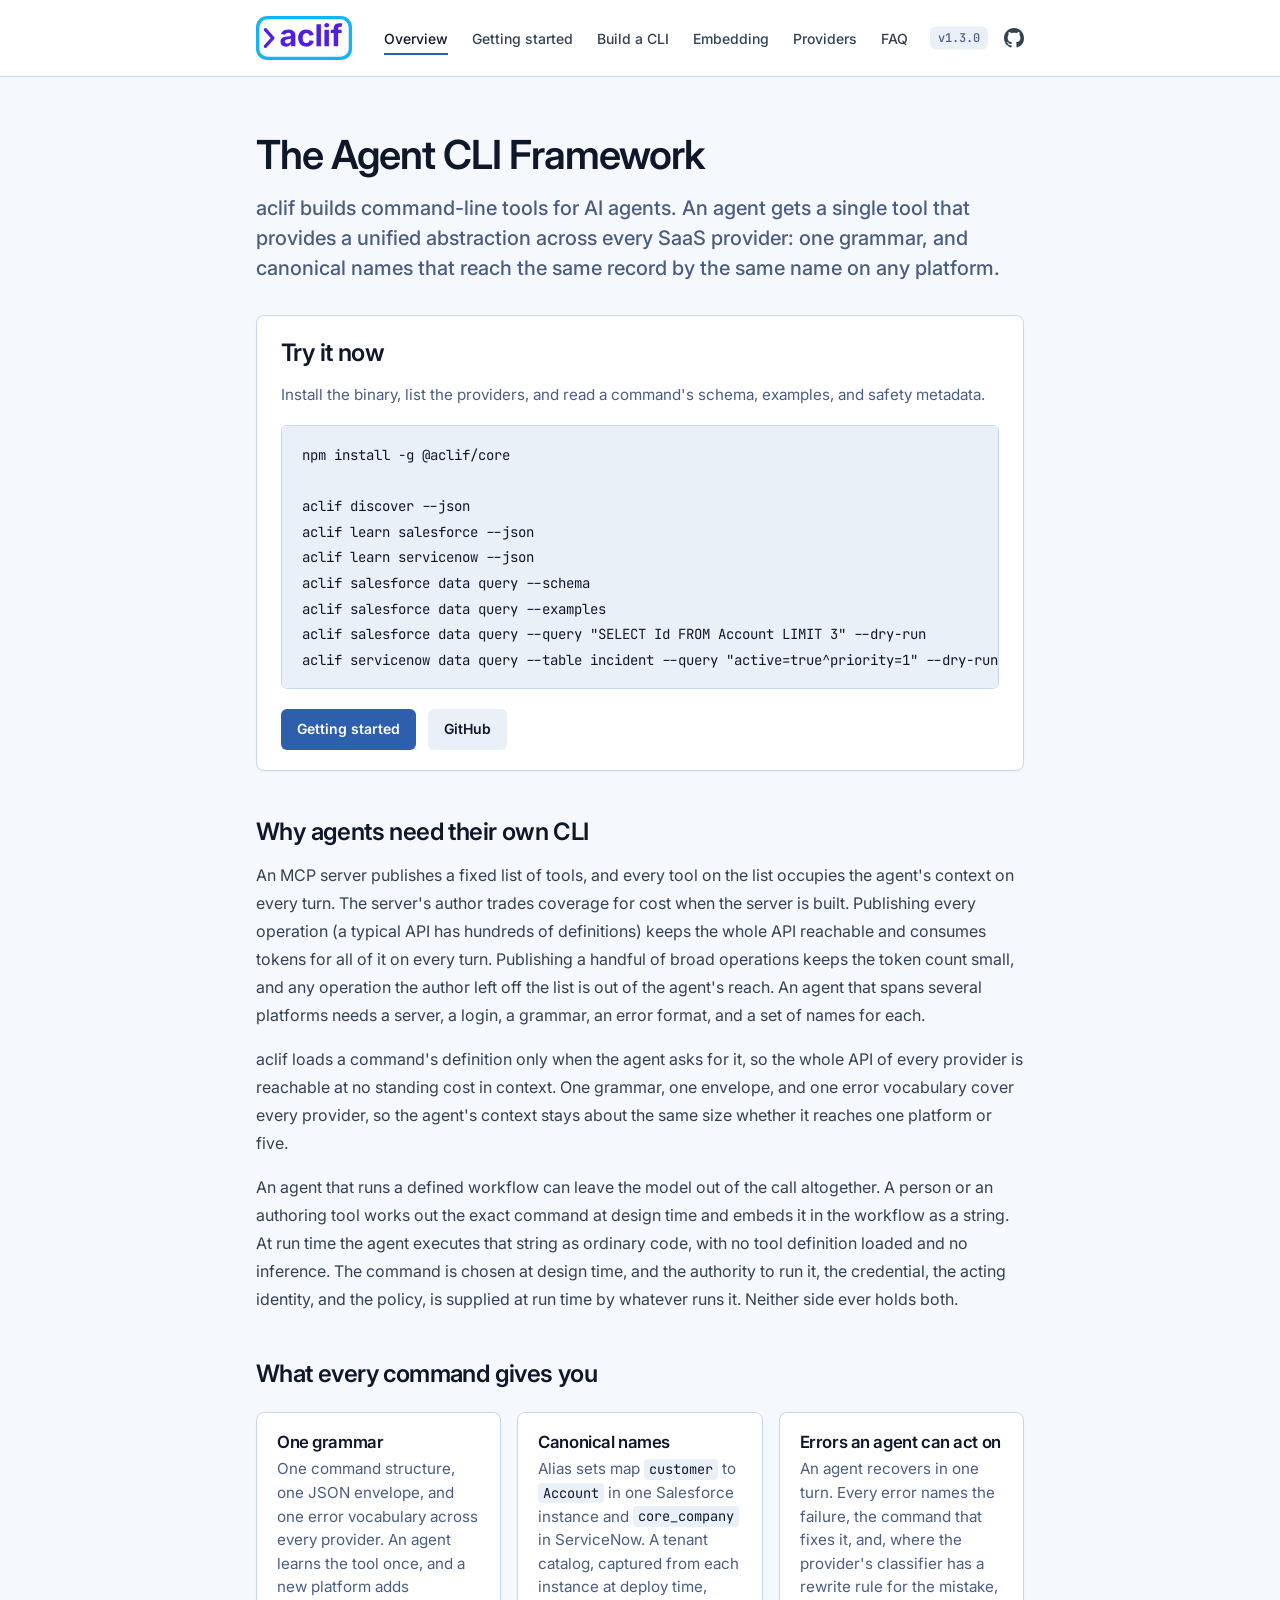
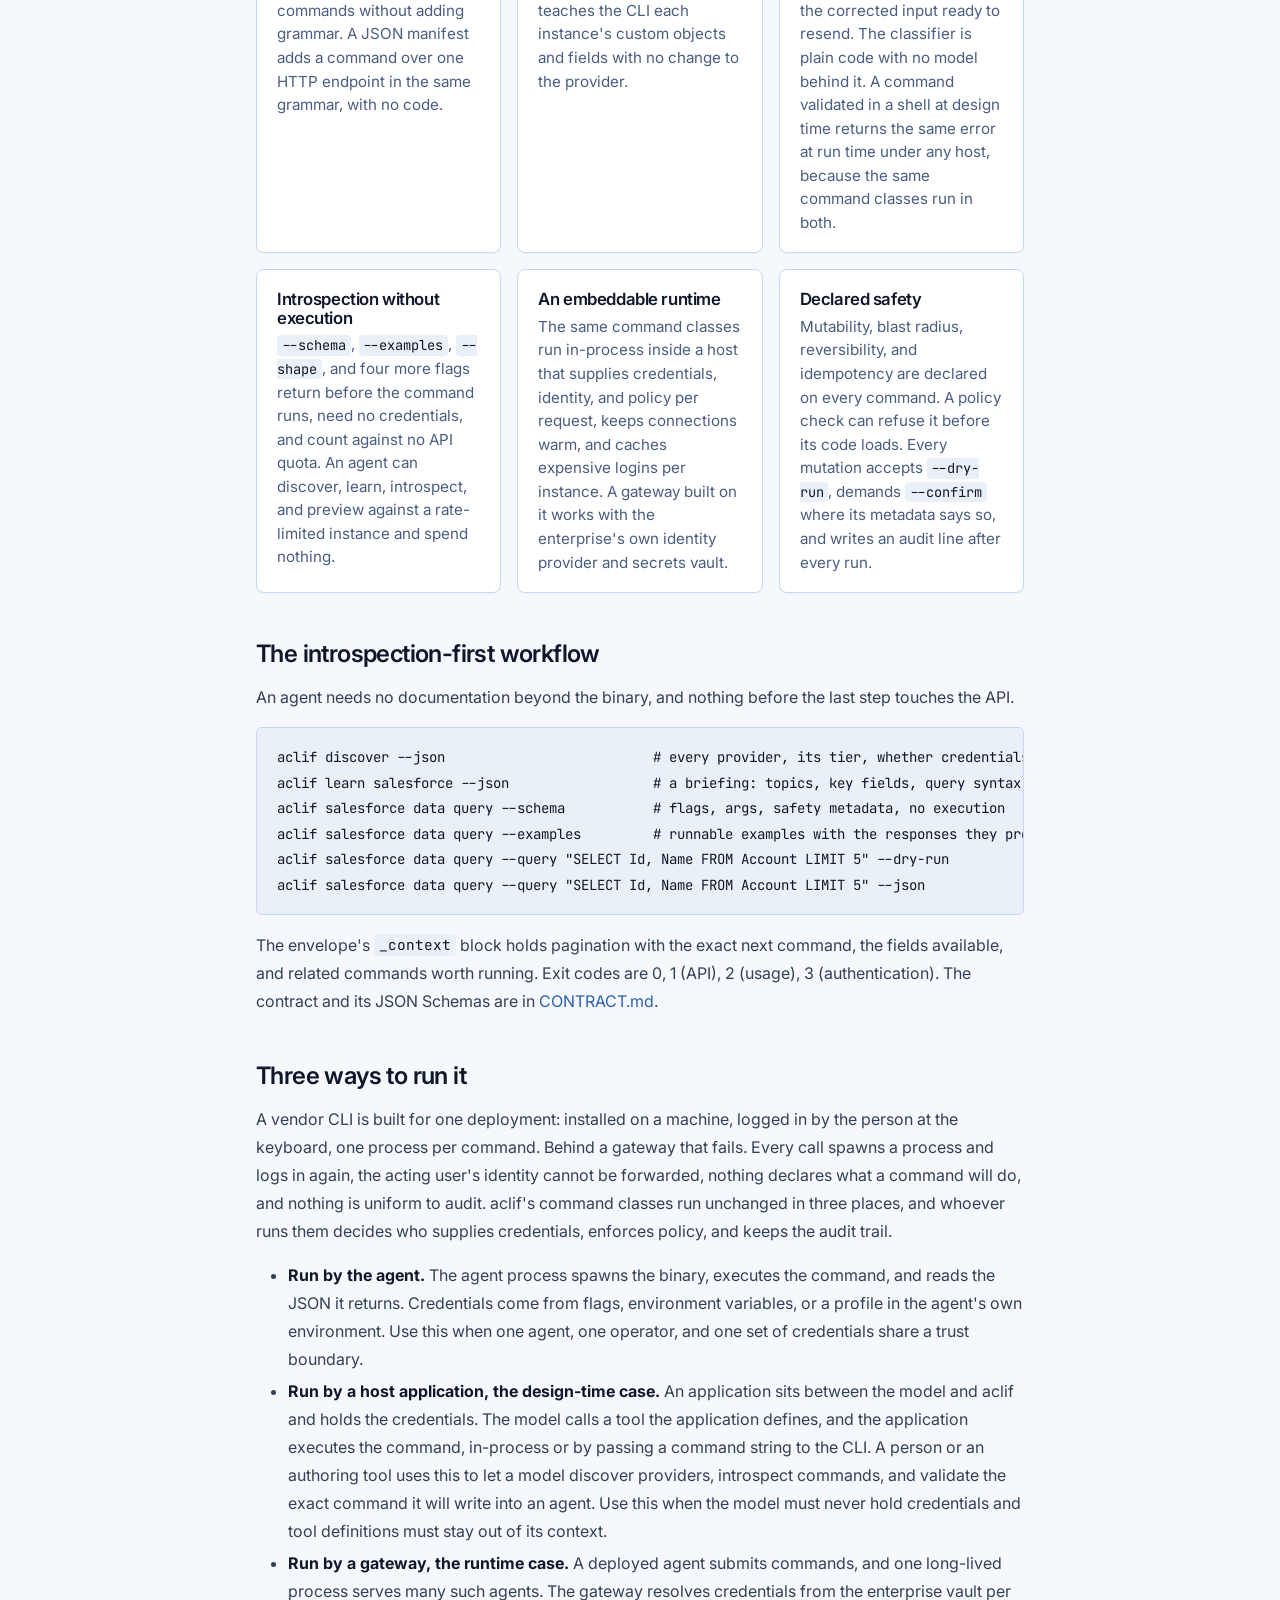
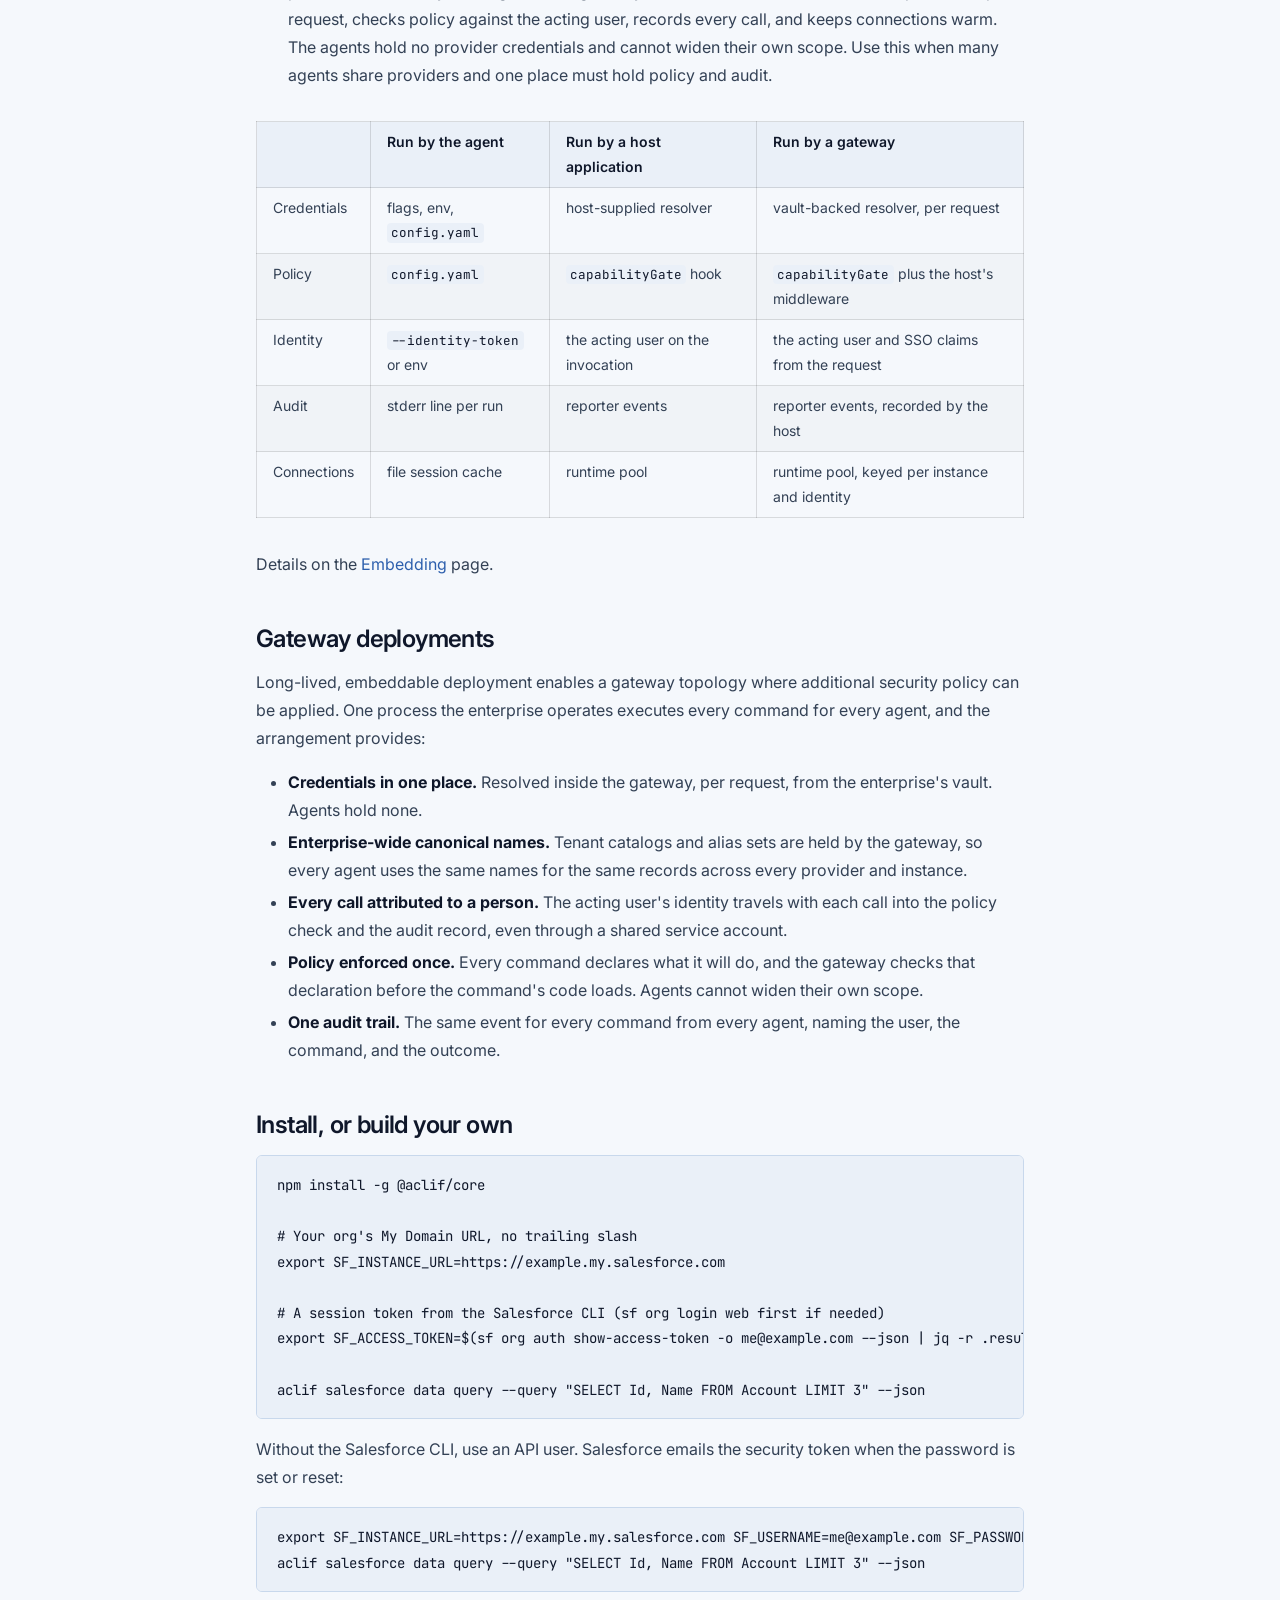
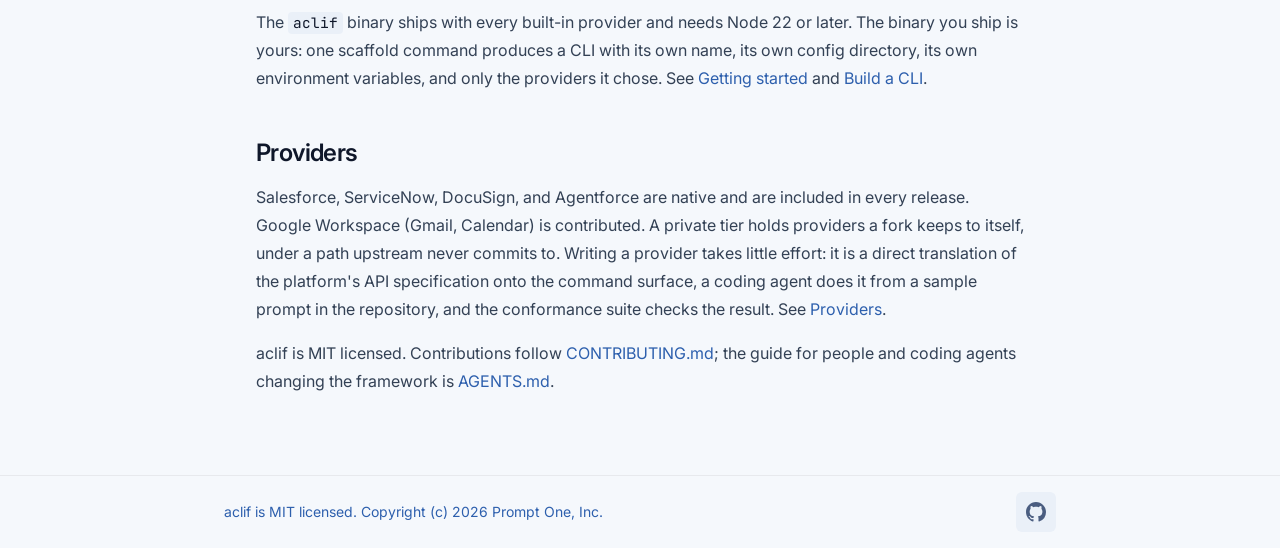
<file: index.html>
<!doctype html>
<html lang="en">
<head>
<meta charset="utf-8">
<meta name="viewport" content="width=device-width, initial-scale=1">
<!-- Google tag (gtag.js) -->
<script async src="https://www.googletagmanager.com/gtag/js?id=G-Q2RD0MYB1S"></script>
<script>
  window.dataLayer = window.dataLayer || [];
  function gtag(){dataLayer.push(arguments);}
  gtag('js', new Date());

  gtag('config', 'G-Q2RD0MYB1S');
</script>
<title>aclif, the Agent CLI Framework</title>
<meta name="description" content="aclif is a framework for building command-line tools that AI agents use to reach SaaS platforms: one grammar, self-describing commands, declared safety metadata, and a runtime that runs the same commands from a shell, in a tool call, or behind a gateway.">
<link rel="canonical" href="https://www.aclif.ai/">
<meta property="og:type" content="website">
<meta property="og:site_name" content="aclif">
<meta property="og:url" content="https://www.aclif.ai/">
<meta property="og:title" content="aclif, the Agent CLI Framework">
<meta property="og:description" content="An open source, MIT-licensed framework for building command-line tools that AI agents use to reach SaaS platforms: one grammar, self-describing commands, declared safety metadata, and a runtime that runs the same commands from a shell, in a tool call, or behind a gateway.">
<meta property="og:image" content="https://www.aclif.ai/img/aclif-logo@2x.png">
<meta property="og:image:width" content="696">
<meta property="og:image:height" content="320">
<meta property="og:image:alt" content="aclif, the Agent CLI Framework">
<meta name="twitter:card" content="summary">
<meta name="twitter:title" content="aclif, the Agent CLI Framework">
<meta name="twitter:description" content="An open source framework for building command-line tools that AI agents use to reach SaaS platforms.">
<meta name="twitter:image" content="https://www.aclif.ai/img/aclif-logo@2x.png">
<link rel="preconnect" href="https://fonts.googleapis.com">
<link rel="preconnect" href="https://fonts.gstatic.com" crossorigin>
<link rel="stylesheet" href="https://fonts.googleapis.com/css2?family=Inter:wght@400;500;600;700&family=JetBrains+Mono:wght@400;500&display=swap">
<link rel="stylesheet" href="styles.css">
</head>
<body>
<header class="site">
  <div class="inner">
    <a class="brand" href="./"><img src="img/aclif-logo.svg" alt="aclif" width="96" height="44"></a>
    <nav>
      <a href="./" aria-current="page">Overview</a>
      <a href="getting-started.html">Getting started</a>
      <a href="build-a-cli.html">Build a CLI</a>
      <a href="embedding.html">Embedding</a>
      <a href="providers.html">Providers</a>
      <a href="faq.html">FAQ</a>
      <a class="ver" href="https://github.com/agent-cli-framework/aclif/releases" title="Releases">v1.3.0</a>
      <a class="gh" href="https://github.com/agent-cli-framework/aclif" aria-label="aclif on GitHub" title="GitHub"><svg viewBox="0 0 16 16" width="20" height="20" aria-hidden="true"><path fill="currentColor" d="M8 0C3.58 0 0 3.58 0 8c0 3.54 2.29 6.53 5.47 7.59.4.07.55-.17.55-.38 0-.19-.01-.82-.01-1.49-2.01.37-2.53-.49-2.69-.94-.09-.23-.48-.94-.82-1.13-.28-.15-.68-.52-.01-.53.63-.01 1.08.58 1.23.82.72 1.21 1.87.87 2.33.66.07-.52.28-.87.51-1.07-1.78-.2-3.64-.89-3.64-3.95 0-.87.31-1.59.82-2.15-.08-.2-.36-1.02.08-2.12 0 0 .67-.21 2.2.82.64-.18 1.32-.27 2-.27.68 0 1.36.09 2 .27 1.53-1.04 2.2-.82 2.2-.82.44 1.1.16 1.92.08 2.12.51.56.82 1.27.82 2.15 0 3.07-1.87 3.75-3.65 3.95.29.25.54.73.54 1.48 0 1.07-.01 1.93-.01 2.2 0 .21.15.46.55.38A8.01 8.01 0 0 0 16 8c0-4.42-3.58-8-8-8z"/></svg></a>
    </nav>
  </div>
</header>

<main>
<h1>The Agent CLI Framework</h1>
<p class="lede">aclif builds command-line tools for AI
agents. An agent gets a single tool that provides a unified
abstraction across every SaaS provider: one grammar, and
canonical names that reach the same record by the same name
on any platform.</p>

<section class="try">
<h2>Try it now</h2>

<p>Install the binary, list the providers, and read a
command's schema, examples, and safety metadata.</p>

<pre><code>npm install -g @aclif/core

aclif discover --json
aclif learn salesforce --json
aclif learn servicenow --json
aclif salesforce data query --schema
aclif salesforce data query --examples
aclif salesforce data query --query "SELECT Id FROM Account LIMIT 3" --dry-run
aclif servicenow data query --table incident --query "active=true^priority=1" --dry-run</code></pre>

<p class="actions">
<a class="button" href="getting-started.html">Getting started</a>
<a class="button secondary" href="https://github.com/agent-cli-framework/aclif">GitHub</a>
</p>
</section>

<h2>Why agents need their own CLI</h2>

<p>An MCP server publishes a fixed list of tools, and every
tool on the list occupies the agent's context on every turn.
The server's author trades coverage for cost when the server
is built. Publishing every operation (a typical API has
hundreds of definitions) keeps the whole API reachable and
consumes tokens for all of it on every turn. Publishing a
handful of broad operations keeps the token count small, and
any operation the author left off the list is out of the
agent's reach. An agent that spans several platforms needs a
server, a login, a grammar, an error format, and a set of
names for each.</p>

<p>aclif loads a command's definition only when the agent
asks for it, so the whole API of every provider is reachable
at no standing cost in context. One grammar, one envelope,
and one error vocabulary cover every provider, so the
agent's context stays about the same size whether it reaches
one platform or five.</p>

<p>An agent that runs a defined workflow can leave the model
out of the call altogether. A person or an authoring tool
works out the exact command at design time and embeds it in
the workflow as a string. At run time the agent executes
that string as ordinary code, with no tool definition loaded
and no inference. The command is chosen at design time, and
the authority to run it, the credential, the acting
identity, and the policy, is supplied at run time by
whatever runs it. Neither side ever holds both.</p>
<h2>What every command gives you</h2>

<div class="cards">
  <div class="card">
    <h3>One grammar</h3>
    <p>One command structure, one JSON envelope, and one
    error vocabulary across every provider. An agent learns
    the tool once, and a new platform adds commands without
    adding grammar. A JSON manifest adds a command over one
    HTTP endpoint in the same grammar, with no code.</p>
  </div>
  <div class="card">
    <h3>Canonical names</h3>
    <p>Alias sets map <code>customer</code> to
    <code>Account</code> in one Salesforce instance and
    <code>core_company</code> in ServiceNow. A tenant
    catalog, captured from each instance at deploy time,
    teaches the CLI each instance's custom objects and
    fields with no change to the provider.</p>
  </div>
  <div class="card">
    <h3>Errors an agent can act on</h3>
    <p>An agent recovers in one turn. Every error names the
    failure, the command that fixes it, and, where the
    provider's classifier has a rewrite rule for the
    mistake, the corrected input ready to resend. The
    classifier is plain code with no model behind it. A
    command validated in a shell at design time returns the
    same error at run time under any host, because the same
    command classes run in both.</p>
  </div>
  <div class="card">
    <h3>Introspection without execution</h3>
    <p><code>--schema</code>, <code>--examples</code>,
    <code>--shape</code>, and four more flags return before
    the command runs, need no credentials, and count against
    no API quota. An agent can discover, learn, introspect,
    and preview against a rate-limited instance and spend
    nothing.</p>
  </div>
  <div class="card">
    <h3>An embeddable runtime</h3>
    <p>The same command classes run in-process inside a host
    that supplies credentials, identity, and policy per
    request, keeps connections warm, and caches expensive
    logins per instance. A gateway built on it works with
    the enterprise's own identity provider and secrets
    vault.</p>
  </div>
  <div class="card">
    <h3>Declared safety</h3>
    <p>Mutability, blast radius, reversibility, and
    idempotency are declared on every command. A policy
    check
    can refuse it before its code loads. Every mutation
    accepts <code>--dry-run</code>, demands
    <code>--confirm</code> where its metadata says so, and
    writes an audit line after every run.</p>
  </div>
</div>

<h2>The introspection-first workflow</h2>

<p>An agent needs no documentation beyond the binary, and
nothing before the last step touches the API.</p>

<pre><code>aclif discover --json                          # every provider, its tier, whether credentials are configured
aclif learn salesforce --json                  # a briefing: topics, key fields, query syntax, auth paths
aclif salesforce data query --schema           # flags, args, safety metadata, no execution
aclif salesforce data query --examples         # runnable examples with the responses they produce
aclif salesforce data query --query "SELECT Id, Name FROM Account LIMIT 5" --dry-run
aclif salesforce data query --query "SELECT Id, Name FROM Account LIMIT 5" --json</code></pre>

<p>The envelope's <code>_context</code> block holds
pagination with the exact next command, the fields
available, and related commands worth running. Exit codes
are 0, 1 (API), 2 (usage), 3 (authentication). The contract
and its JSON Schemas are in
<a href="https://github.com/agent-cli-framework/aclif/blob/main/docs/CONTRACT.md">CONTRACT.md</a>.</p>

<h2>Three ways to run it</h2>

<p>A vendor CLI is built for one deployment: installed on a
machine, logged in by the person at the keyboard, one
process per command. Behind a gateway that fails. Every call
spawns a process and logs in again, the acting user's
identity cannot be forwarded, nothing declares what a
command will do, and nothing is uniform to audit. aclif's
command classes run unchanged in three places, and whoever
runs them decides who supplies credentials, enforces policy,
and keeps the audit trail.</p>

<ul>
  <li><strong>Run by the agent.</strong> The agent process
  spawns the binary, executes the command, and reads the
  JSON it returns. Credentials come from flags, environment
  variables, or a profile in the agent's own environment.
  Use this when one agent, one operator, and one set of
  credentials share a trust boundary.</li>
  <li><strong>Run by a host application, the design-time
  case.</strong> An application sits between the model and
  aclif and holds the credentials. The model calls a tool
  the application defines, and the application executes the
  command, in-process or by passing a command string to the
  CLI. A person or an authoring tool uses this to let a
  model discover providers, introspect commands, and
  validate the exact command it will write into an agent.
  Use this when the
  model must never hold credentials and tool definitions
  must stay out of its context.</li>
  <li><strong>Run by a gateway, the runtime case.</strong> A
  deployed agent submits commands, and one long-lived
  process serves many such agents. The gateway resolves
  credentials from the enterprise vault per request, checks
  policy against the acting user, records every call, and
  keeps connections warm. The agents hold no provider
  credentials and cannot widen their own scope. Use this
  when many agents share providers and one place must hold
  policy and audit.</li>
</ul>

<div class="table-wrap">
<table>
<thead><tr><th></th><th>Run by the agent</th><th>Run by a
host application</th><th>Run by a gateway</th></tr></thead>
<tbody>
<tr><td>Credentials</td><td>flags, env,
<code>config.yaml</code></td><td>host-supplied resolver</td><td>vault-backed
resolver, per request</td></tr>
<tr><td>Policy</td><td><code>config.yaml</code></td><td><code>capabilityGate</code>
hook</td><td><code>capabilityGate</code> plus the host's
middleware</td></tr>
<tr><td>Identity</td><td><code>--identity-token</code> or
env</td><td>the acting user on the invocation</td><td>the
acting user and SSO claims from the request</td></tr>
<tr><td>Audit</td><td>stderr line per run</td><td>reporter
events</td><td>reporter events, recorded by the host</td></tr>
<tr><td>Connections</td><td>file session cache</td><td>runtime
pool</td><td>runtime pool, keyed per instance and identity</td></tr>
</tbody>
</table>
</div>

<p>Details on the <a href="embedding.html">Embedding</a>
page.</p>

<h2>Gateway deployments</h2>

<p>Long-lived, embeddable deployment enables a gateway
topology where additional security policy can be applied.
One process the enterprise operates executes every command for
every agent, and the arrangement provides:</p>

<ul>
  <li><strong>Credentials in one place.</strong> Resolved
  inside the gateway, per request, from the enterprise's
  vault. Agents hold none.</li>
  <li><strong>Enterprise-wide canonical names.</strong>
  Tenant catalogs and alias sets are held by the gateway, so
  every agent uses the same names for the same records
  across every provider and instance.</li>
  <li><strong>Every call attributed to a person.</strong>
  The acting user's identity travels with each call into the
  policy check and the audit record, even through a shared
  service account.</li>
  <li><strong>Policy enforced once.</strong> Every command
  declares what it will do, and the gateway checks that
  declaration before the command's code loads. Agents cannot
  widen their own scope.</li>
  <li><strong>One audit trail.</strong> The same event for
  every command from every agent, naming the user, the
  command, and the outcome.</li>

</ul>

<h2>Install, or build your own</h2>

<pre><code>npm install -g @aclif/core

# Your org's My Domain URL, no trailing slash
export SF_INSTANCE_URL=https://example.my.salesforce.com

# A session token from the Salesforce CLI (sf org login web first if needed)
export SF_ACCESS_TOKEN=$(sf org auth show-access-token -o me@example.com --json | jq -r .result.accessToken)

aclif salesforce data query --query "SELECT Id, Name FROM Account LIMIT 3" --json</code></pre>

<p>Without the Salesforce CLI, use an API user. Salesforce
emails the security token when the password is set or reset:</p>

<pre><code>export SF_INSTANCE_URL=https://example.my.salesforce.com SF_USERNAME=me@example.com SF_PASSWORD=... SF_SECURITY_TOKEN=...
aclif salesforce data query --query "SELECT Id, Name FROM Account LIMIT 3" --json</code></pre>

<p>The <code>aclif</code> binary ships with every built-in
provider and needs Node 22 or later. The binary you ship is
yours: one scaffold command produces a CLI with its own
name, its own config directory, its own environment
variables, and only the providers it chose. See
<a href="getting-started.html">Getting started</a> and
<a href="build-a-cli.html">Build a CLI</a>.</p>

<h2>Providers</h2>

<p>Salesforce, ServiceNow, DocuSign, and Agentforce are
native and are included in every release. Google Workspace
(Gmail, Calendar) is contributed. A private tier holds
providers a fork keeps to itself, under a path upstream
never commits to. Writing a provider takes little effort: it
is a direct translation of the platform's API specification
onto the command surface, a coding agent does it from a
sample prompt in the repository, and the conformance suite
checks the result. See <a href="providers.html">Providers</a>.</p>

<p>aclif is MIT licensed. Contributions follow
<a href="https://github.com/agent-cli-framework/aclif/blob/main/CONTRIBUTING.md">CONTRIBUTING.md</a>;
the guide for people and coding agents changing the
framework is
<a href="https://github.com/agent-cli-framework/aclif/blob/main/AGENTS.md">AGENTS.md</a>.</p>
</main>

<footer class="site">
  <div class="inner">
    <span>aclif is MIT licensed. Copyright (c) 2026 Prompt
    One, Inc.</span>
    <a class="gh-button" href="https://github.com/agent-cli-framework/aclif" aria-label="aclif on GitHub" title="github.com/agent-cli-framework/aclif"><svg viewBox="0 0 16 16" width="20" height="20" aria-hidden="true"><path fill="currentColor" d="M8 0C3.58 0 0 3.58 0 8c0 3.54 2.29 6.53 5.47 7.59.4.07.55-.17.55-.38 0-.19-.01-.82-.01-1.49-2.01.37-2.53-.49-2.69-.94-.09-.23-.48-.94-.82-1.13-.28-.15-.68-.52-.01-.53.63-.01 1.08.58 1.23.82.72 1.21 1.87.87 2.33.66.07-.52.28-.87.51-1.07-1.78-.2-3.64-.89-3.64-3.95 0-.87.31-1.59.82-2.15-.08-.2-.36-1.02.08-2.12 0 0 .67-.21 2.2.82.64-.18 1.32-.27 2-.27.68 0 1.36.09 2 .27 1.53-1.04 2.2-.82 2.2-.82.44 1.1.16 1.92.08 2.12.51.56.82 1.27.82 2.15 0 3.07-1.87 3.75-3.65 3.95.29.25.54.73.54 1.48 0 1.07-.01 1.93-.01 2.2 0 .21.15.46.55.38A8.01 8.01 0 0 0 16 8c0-4.42-3.58-8-8-8z"/></svg></a>
  </div>
</footer>
<script>
  fetch('https://registry.npmjs.org/@aclif/core/latest')
    .then(function (r) { return r.ok ? r.json() : null; })
    .then(function (pkg) {
      var el = document.querySelector('header.site a.ver');
      if (pkg && pkg.version && el) { el.textContent = 'v' + pkg.version; }
    })
    .catch(function () {});
</script>
</body>
</html>
</file>
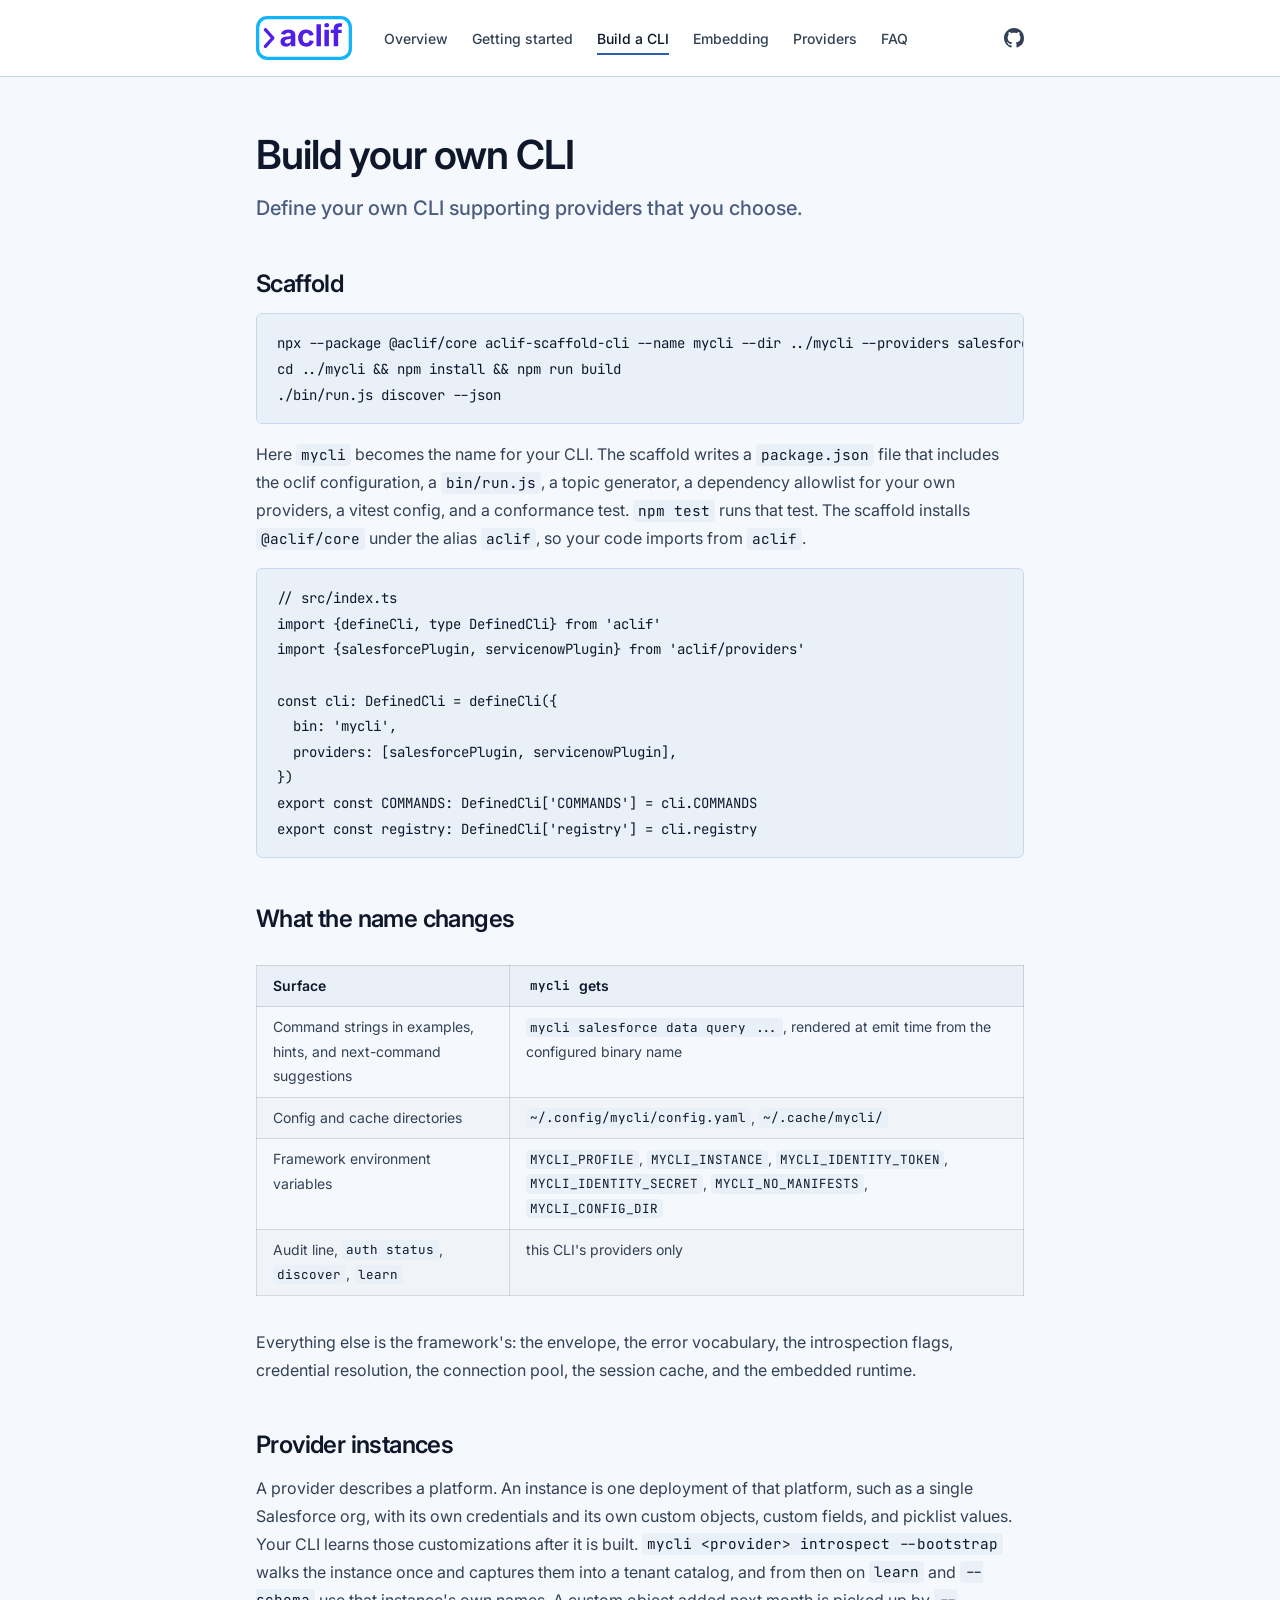
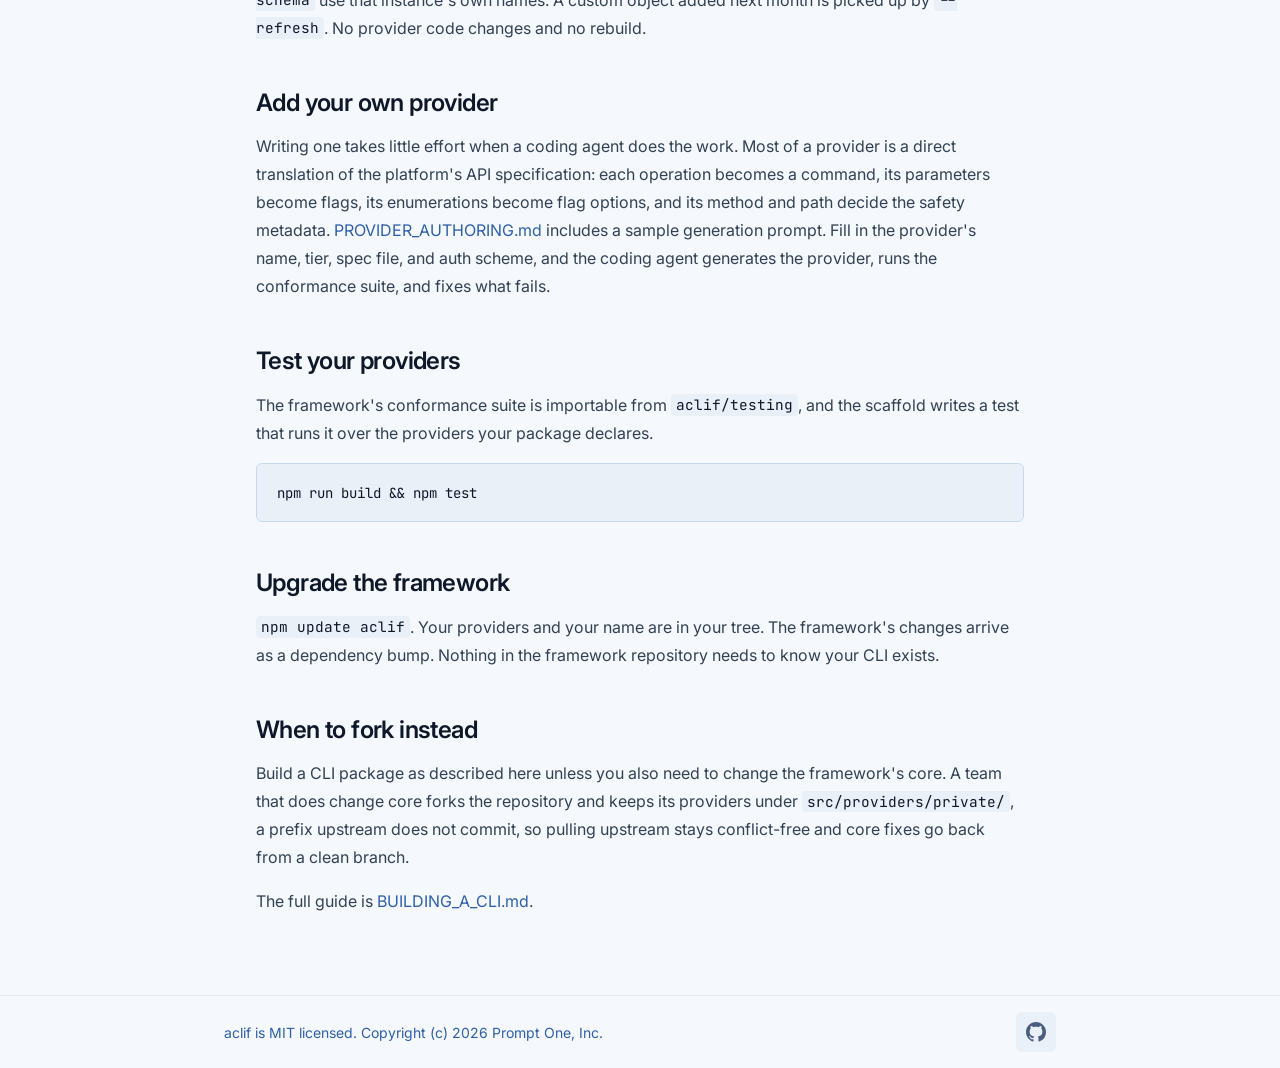
<file: build-a-cli.html>
<!doctype html>
<html lang="en">
<head>
<meta charset="utf-8">
<meta name="viewport" content="width=device-width, initial-scale=1">
<!-- Google tag (gtag.js) -->
<script async src="https://www.googletagmanager.com/gtag/js?id=G-Q2RD0MYB1S"></script>
<script>
  window.dataLayer = window.dataLayer || [];
  function gtag(){dataLayer.push(arguments);}
  gtag('js', new Date());

  gtag('config', 'G-Q2RD0MYB1S');
</script>
<title>Build a CLI | aclif</title>
<meta name="description" content="Scaffold a command-line tool with your own name and your own providers on the aclif framework.">
<link rel="preconnect" href="https://fonts.googleapis.com">
<link rel="preconnect" href="https://fonts.gstatic.com" crossorigin>
<link rel="stylesheet" href="https://fonts.googleapis.com/css2?family=Inter:wght@400;500;600;700&family=JetBrains+Mono:wght@400;500&display=swap">
<link rel="stylesheet" href="styles.css">
</head>
<body>
<header class="site">
  <div class="inner">
    <a class="brand" href="./"><img src="img/aclif-logo.svg" alt="aclif" width="96" height="44"></a>
    <nav>
      <a href="./">Overview</a>
      <a href="getting-started.html">Getting started</a>
      <a href="build-a-cli.html" aria-current="page">Build a
      CLI</a>
      <a href="embedding.html">Embedding</a>
      <a href="providers.html">Providers</a>
      <a href="faq.html">FAQ</a>
      <a class="gh" href="https://github.com/agent-cli-framework/aclif" aria-label="aclif on GitHub" title="GitHub"><svg viewBox="0 0 16 16" width="20" height="20" aria-hidden="true"><path fill="currentColor" d="M8 0C3.58 0 0 3.58 0 8c0 3.54 2.29 6.53 5.47 7.59.4.07.55-.17.55-.38 0-.19-.01-.82-.01-1.49-2.01.37-2.53-.49-2.69-.94-.09-.23-.48-.94-.82-1.13-.28-.15-.68-.52-.01-.53.63-.01 1.08.58 1.23.82.72 1.21 1.87.87 2.33.66.07-.52.28-.87.51-1.07-1.78-.2-3.64-.89-3.64-3.95 0-.87.31-1.59.82-2.15-.08-.2-.36-1.02.08-2.12 0 0 .67-.21 2.2.82.64-.18 1.32-.27 2-.27.68 0 1.36.09 2 .27 1.53-1.04 2.2-.82 2.2-.82.44 1.1.16 1.92.08 2.12.51.56.82 1.27.82 2.15 0 3.07-1.87 3.75-3.65 3.95.29.25.54.73.54 1.48 0 1.07-.01 1.93-.01 2.2 0 .21.15.46.55.38A8.01 8.01 0 0 0 16 8c0-4.42-3.58-8-8-8z"/></svg></a>
    </nav>
  </div>
</header>

<main>
<h1>Build your own CLI</h1>
<p class="lede">Define your own CLI supporting providers that you choose.</p>

<h2>Scaffold</h2>

<pre><code>npx --package @aclif/core aclif-scaffold-cli --name mycli --dir ../mycli --providers salesforce,servicenow
cd ../mycli &amp;&amp; npm install &amp;&amp; npm run build
./bin/run.js discover --json</code></pre>

<p>Here <code>mycli</code> becomes the name for your CLI. The scaffold writes a
<code>package.json</code> file that includes the oclif configuration, a
<code>bin/run.js</code>, a topic generator, a dependency allowlist for your
own providers, a vitest config, and a conformance test.
<code>npm test</code> runs that test. The scaffold installs
<code>@aclif/core</code> under the alias <code>aclif</code>,
so your code imports from <code>aclif</code>.</p>

<pre><code>// src/index.ts
import {defineCli, type DefinedCli} from 'aclif'
import {salesforcePlugin, servicenowPlugin} from 'aclif/providers'

const cli: DefinedCli = defineCli({
  bin: 'mycli',
  providers: [salesforcePlugin, servicenowPlugin],
})
export const COMMANDS: DefinedCli['COMMANDS'] = cli.COMMANDS
export const registry: DefinedCli['registry'] = cli.registry</code></pre>

<h2>What the name changes</h2>

<div class="table-wrap">
<table>
<thead><tr><th>Surface</th><th><code>mycli</code> gets</th></tr></thead>
<tbody>
<tr><td>Command strings in examples, hints, and next-command
suggestions</td><td><code>mycli salesforce data query ...</code>,
rendered at emit time from the configured binary name</td></tr>
<tr><td>Config and cache directories</td><td><code>~/.config/mycli/config.yaml</code>,
<code>~/.cache/mycli/</code></td></tr>
<tr><td>Framework environment variables</td><td><code>MYCLI_PROFILE</code>,
<code>MYCLI_INSTANCE</code>,
<code>MYCLI_IDENTITY_TOKEN</code>,
<code>MYCLI_IDENTITY_SECRET</code>,
<code>MYCLI_NO_MANIFESTS</code>,
<code>MYCLI_CONFIG_DIR</code></td></tr>
<tr><td>Audit line, <code>auth status</code>,
<code>discover</code>, <code>learn</code></td><td>this CLI's
providers only</td></tr>
</tbody>
</table>
</div>

<p>Everything else is the framework's: the envelope, the
error vocabulary, the introspection flags, credential
resolution, the connection pool, the session cache, and the
embedded runtime.</p>

<h2>Provider instances</h2>

<p>A provider describes a platform. An instance is one
deployment of that platform, such as a single Salesforce
org, with its own credentials and its own custom objects,
custom fields, and picklist values. Your CLI learns those
customizations after it is built.
<code>mycli &lt;provider&gt; introspect --bootstrap</code>
walks the instance once and captures them into a tenant
catalog, and from then on <code>learn</code> and
<code>--schema</code> use that instance's own names. A
custom object added next month is picked up by
<code>--refresh</code>. No provider code changes and no
rebuild.</p>

<h2>Add your own provider</h2>

<p>Writing one takes little effort when a coding agent does
the work. Most of a provider is a direct translation of the
platform's API specification: each operation becomes a
command, its parameters become flags, its enumerations
become flag options, and its method and path decide the
safety metadata.
<a href="https://github.com/agent-cli-framework/aclif/blob/main/docs/PROVIDER_AUTHORING.md">PROVIDER_AUTHORING.md</a>
includes a sample generation prompt. Fill in the provider's
name, tier, spec file, and auth scheme, and the coding agent
generates the provider, runs the conformance suite, and
fixes what fails.</p>

<h2>Test your providers</h2>

<p>The framework's conformance suite is importable from
<code>aclif/testing</code>, and the scaffold writes a test
that runs it over the providers your package declares.</p>

<pre><code>npm run build &amp;&amp; npm test</code></pre>

<h2>Upgrade the framework</h2>

<p><code>npm update aclif</code>. Your providers and your
name are in your tree. The framework's changes arrive as a
dependency bump. Nothing in the framework repository needs
to know your CLI exists.</p>

<h2>When to fork instead</h2>

<p>Build a CLI package as described here unless you also need to change the
framework's core. A team that does change core forks the
repository and keeps its providers under
<code>src/providers/private/</code>, a prefix upstream does not
commit, so pulling upstream stays conflict-free and core fixes go back
from a clean branch.</p>

<p>The full guide is
<a href="https://github.com/agent-cli-framework/aclif/blob/main/docs/BUILDING_A_CLI.md">BUILDING_A_CLI.md</a>.</p>
</main>

<footer class="site">
  <div class="inner">
    <span>aclif is MIT licensed. Copyright (c) 2026 Prompt
    One, Inc.</span>
    <a class="gh-button" href="https://github.com/agent-cli-framework/aclif" aria-label="aclif on GitHub" title="github.com/agent-cli-framework/aclif"><svg viewBox="0 0 16 16" width="20" height="20" aria-hidden="true"><path fill="currentColor" d="M8 0C3.58 0 0 3.58 0 8c0 3.54 2.29 6.53 5.47 7.59.4.07.55-.17.55-.38 0-.19-.01-.82-.01-1.49-2.01.37-2.53-.49-2.69-.94-.09-.23-.48-.94-.82-1.13-.28-.15-.68-.52-.01-.53.63-.01 1.08.58 1.23.82.72 1.21 1.87.87 2.33.66.07-.52.28-.87.51-1.07-1.78-.2-3.64-.89-3.64-3.95 0-.87.31-1.59.82-2.15-.08-.2-.36-1.02.08-2.12 0 0 .67-.21 2.2.82.64-.18 1.32-.27 2-.27.68 0 1.36.09 2 .27 1.53-1.04 2.2-.82 2.2-.82.44 1.1.16 1.92.08 2.12.51.56.82 1.27.82 2.15 0 3.07-1.87 3.75-3.65 3.95.29.25.54.73.54 1.48 0 1.07-.01 1.93-.01 2.2 0 .21.15.46.55.38A8.01 8.01 0 0 0 16 8c0-4.42-3.58-8-8-8z"/></svg></a>
  </div>
</footer>
</body>
</html>
</file>
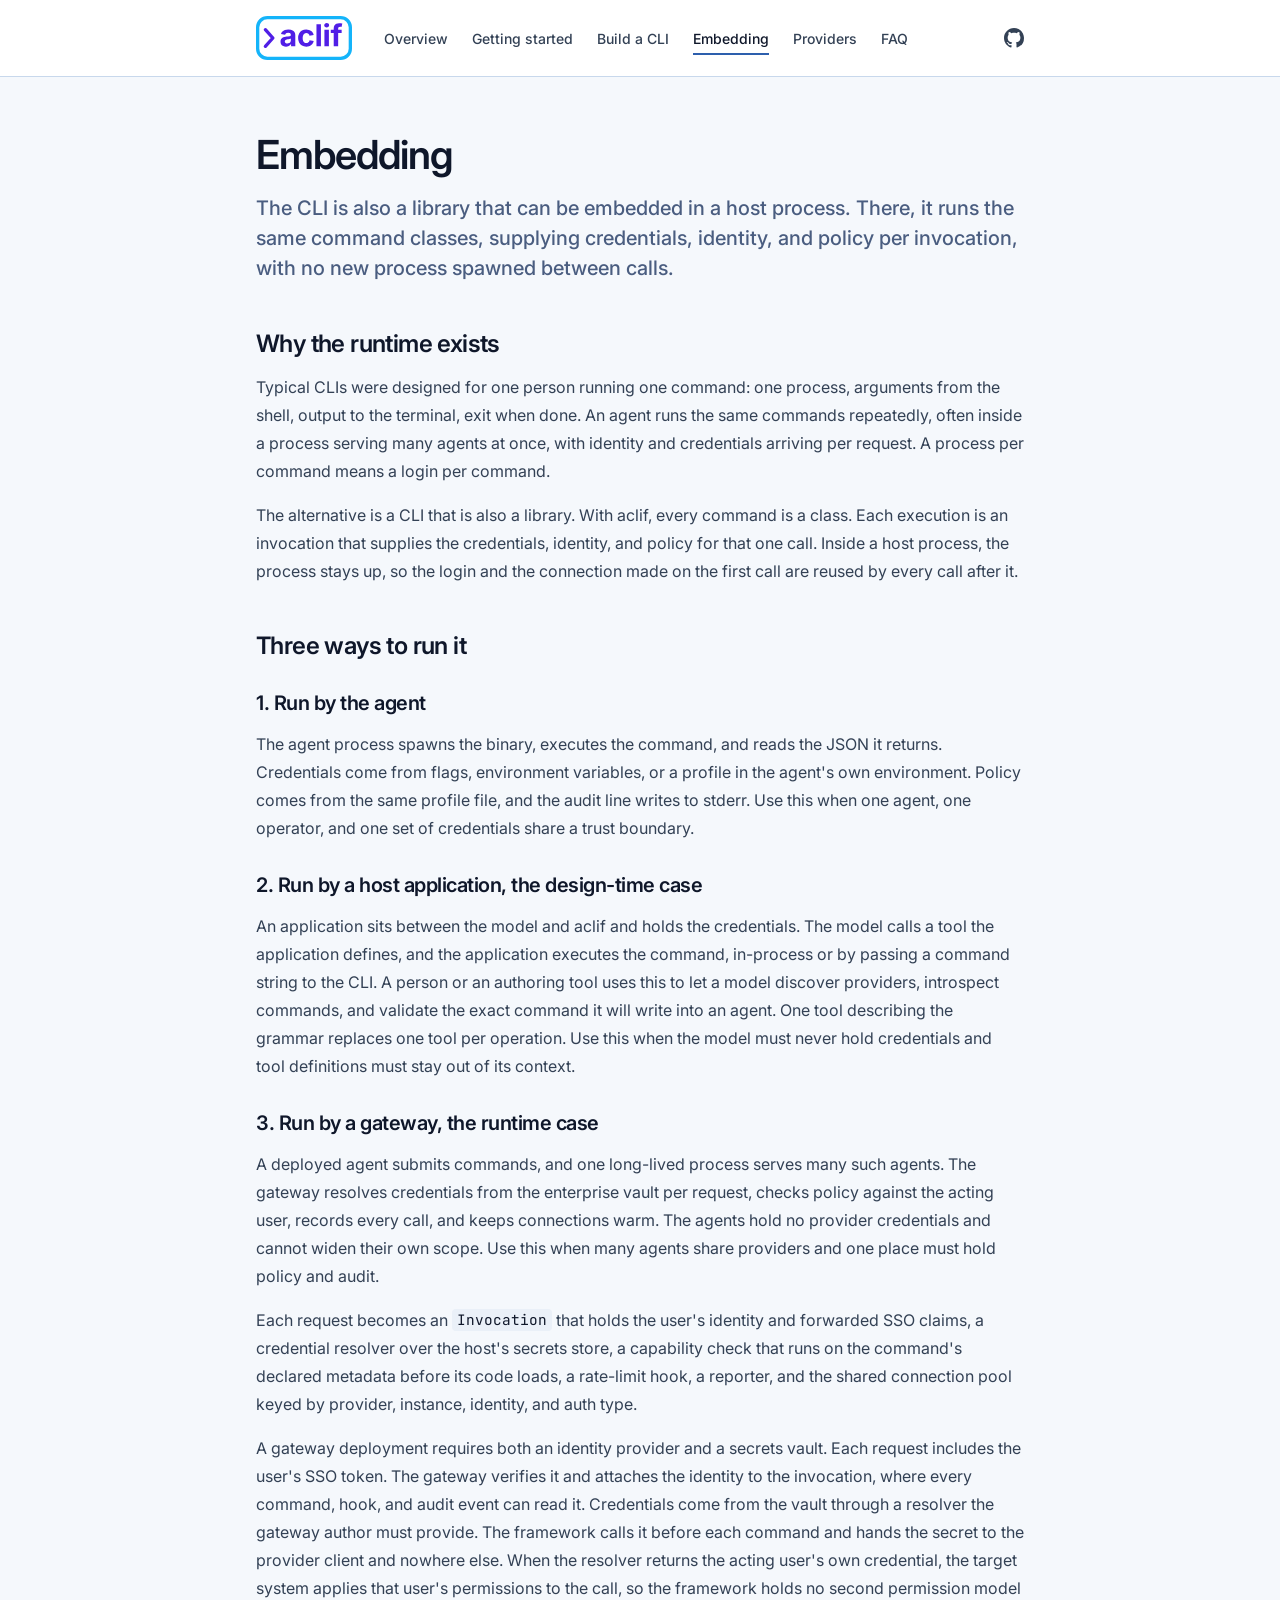
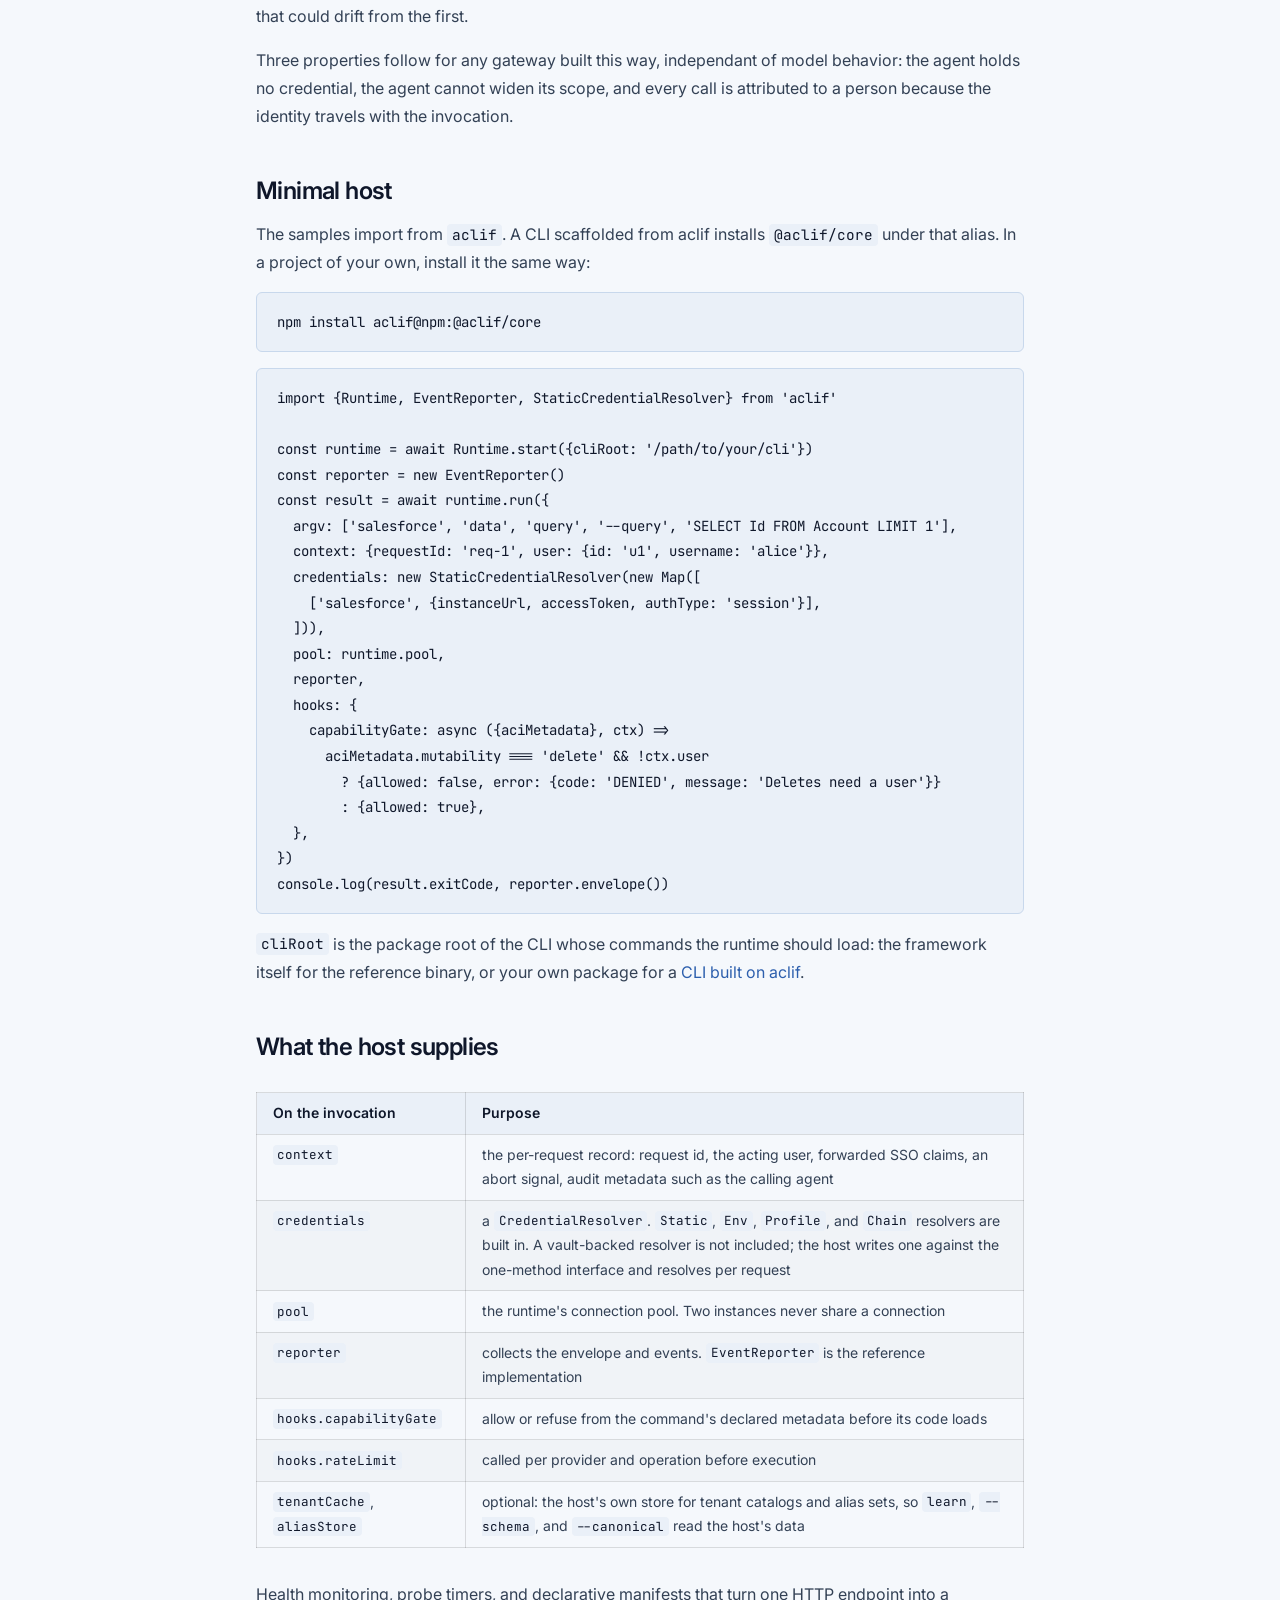
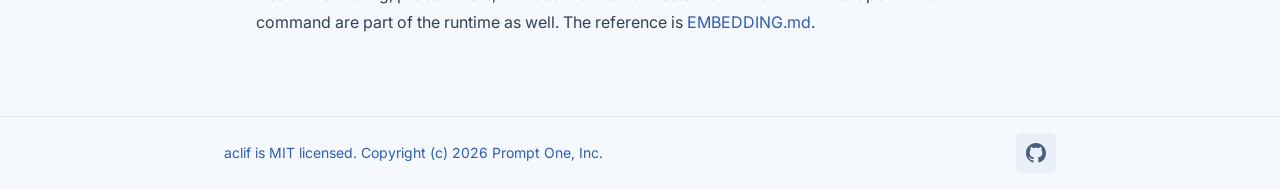
<file: embedding.html>
<!doctype html>
<html lang="en">
<head>
<meta charset="utf-8">
<meta name="viewport" content="width=device-width, initial-scale=1">
<!-- Google tag (gtag.js) -->
<script async src="https://www.googletagmanager.com/gtag/js?id=G-Q2RD0MYB1S"></script>
<script>
  window.dataLayer = window.dataLayer || [];
  function gtag(){dataLayer.push(arguments);}
  gtag('js', new Date());

  gtag('config', 'G-Q2RD0MYB1S');
</script>
<title>Embedding | aclif</title>
<meta name="description" content="Run aclif commands in-process from a tool handler or a gateway, supplying credentials, identity, and policy per invocation.">
<link rel="preconnect" href="https://fonts.googleapis.com">
<link rel="preconnect" href="https://fonts.gstatic.com" crossorigin>
<link rel="stylesheet" href="https://fonts.googleapis.com/css2?family=Inter:wght@400;500;600;700&family=JetBrains+Mono:wght@400;500&display=swap">
<link rel="stylesheet" href="styles.css">
</head>
<body>
<header class="site">
  <div class="inner">
    <a class="brand" href="./"><img src="img/aclif-logo.svg" alt="aclif" width="96" height="44"></a>
    <nav>
      <a href="./">Overview</a>
      <a href="getting-started.html">Getting started</a>
      <a href="build-a-cli.html">Build a CLI</a>
      <a href="embedding.html" aria-current="page">Embedding</a>
      <a href="providers.html">Providers</a>
      <a href="faq.html">FAQ</a>
      <a class="gh" href="https://github.com/agent-cli-framework/aclif" aria-label="aclif on GitHub" title="GitHub"><svg viewBox="0 0 16 16" width="20" height="20" aria-hidden="true"><path fill="currentColor" d="M8 0C3.58 0 0 3.58 0 8c0 3.54 2.29 6.53 5.47 7.59.4.07.55-.17.55-.38 0-.19-.01-.82-.01-1.49-2.01.37-2.53-.49-2.69-.94-.09-.23-.48-.94-.82-1.13-.28-.15-.68-.52-.01-.53.63-.01 1.08.58 1.23.82.72 1.21 1.87.87 2.33.66.07-.52.28-.87.51-1.07-1.78-.2-3.64-.89-3.64-3.95 0-.87.31-1.59.82-2.15-.08-.2-.36-1.02.08-2.12 0 0 .67-.21 2.2.82.64-.18 1.32-.27 2-.27.68 0 1.36.09 2 .27 1.53-1.04 2.2-.82 2.2-.82.44 1.1.16 1.92.08 2.12.51.56.82 1.27.82 2.15 0 3.07-1.87 3.75-3.65 3.95.29.25.54.73.54 1.48 0 1.07-.01 1.93-.01 2.2 0 .21.15.46.55.38A8.01 8.01 0 0 0 16 8c0-4.42-3.58-8-8-8z"/></svg></a>
    </nav>
  </div>
</header>

<main>
<h1>Embedding</h1>
<p class="lede">The CLI is also a library that can be
embedded in a host process. There, it
runs the same command classes, supplying
credentials, identity, and policy per invocation, with no
new
process spawned between calls.</p>

<h2>Why the runtime exists</h2>

<p>Typical CLIs were designed for one person running one
command: one
process, arguments from the shell, output to the terminal,
exit when done. An agent runs the same commands repeatedly,
often inside a process serving many agents at once, with
identity and credentials arriving per request. A process per
command means a login per command.</p>

<p>The alternative is a CLI that is also a library. With
aclif,
every command is a class. Each execution is an
invocation that supplies the credentials, identity, and
policy for that one call. Inside a host process, the
process stays up, so the login and the connection made on
the first call are reused by every call after it.</p>

<h2>Three ways to run it</h2>

<h3>1. Run by the agent</h3>
<p>The agent process spawns the binary, executes the
command, and reads the JSON it returns. Credentials come
from flags, environment variables, or a profile in the
agent's own environment. Policy comes from the same profile
file, and the audit line writes to stderr. Use this when one
agent, one operator, and one set of credentials share a
trust boundary.</p>

<h3>2. Run by a host application, the design-time case</h3>
<p>An application sits between the model and aclif and holds
the credentials. The model calls a tool the application
defines, and the application executes the command,
in-process or by passing a command string to the CLI. A
person or an authoring tool uses this to let a model
discover providers, introspect commands, and validate the
exact command it will write into an agent. One tool
describing the grammar
replaces one tool per operation. Use this when the model
must never hold credentials and tool definitions must stay
out of its context.</p>

<h3>3. Run by a gateway, the runtime case</h3>
<p>A deployed agent submits commands, and one long-lived
process serves many such agents. The gateway resolves
credentials from the enterprise vault per request, checks
policy against the acting user, records every call, and
keeps connections warm. The agents hold no provider
credentials and cannot widen their own scope. Use this when
many agents share providers and one place must hold policy
and audit.</p>

<p>Each request becomes an <code>Invocation</code> that
holds the user's identity and forwarded SSO claims, a
credential resolver over the host's secrets store, a
capability check that runs on the command's declared
metadata before its code loads, a rate-limit hook, a
reporter, and the shared connection pool keyed by provider,
instance, identity, and auth type.</p>

<p>A gateway deployment requires both an
identity provider and a secrets vault. Each request includes
the user's SSO token. The gateway verifies it and attaches
the identity to the invocation, where every command, hook,
and audit event can read it. Credentials come from the vault
through a resolver the gateway author must provide.
The framework calls it before each command and hands the
secret to the provider client and nowhere else. When the
resolver returns the acting user's own credential, the
target system applies that user's permissions to the call,
so the framework holds no second permission model that could
drift from the first.</p>

<p>Three properties follow for any gateway built this way,
independant of model behavior: the agent holds
no credential, the agent cannot widen its scope,
and every call is attributed to a person because the
identity travels with the invocation.</p>

<h2>Minimal host</h2>

<p>The samples import from <code>aclif</code>. A CLI
scaffolded from aclif installs <code>@aclif/core</code>
under that alias. In a project of your own, install it the
same way:</p>

<pre><code>npm install aclif@npm:@aclif/core</code></pre>

<pre><code>import {Runtime, EventReporter, StaticCredentialResolver} from 'aclif'

const runtime = await Runtime.start({cliRoot: '/path/to/your/cli'})
const reporter = new EventReporter()
const result = await runtime.run({
  argv: ['salesforce', 'data', 'query', '--query', 'SELECT Id FROM Account LIMIT 1'],
  context: {requestId: 'req-1', user: {id: 'u1', username: 'alice'}},
  credentials: new StaticCredentialResolver(new Map([
    ['salesforce', {instanceUrl, accessToken, authType: 'session'}],
  ])),
  pool: runtime.pool,
  reporter,
  hooks: {
    capabilityGate: async ({aciMetadata}, ctx) =>
      aciMetadata.mutability === 'delete' &amp;&amp; !ctx.user
        ? {allowed: false, error: {code: 'DENIED', message: 'Deletes need a user'}}
        : {allowed: true},
  },
})
console.log(result.exitCode, reporter.envelope())</code></pre>

<p><code>cliRoot</code> is the package root of the CLI whose
commands the runtime should load: the framework itself for
the reference binary, or your own package for a
<a href="build-a-cli.html">CLI built on aclif</a>.</p>

<h2>What the host supplies</h2>

<div class="table-wrap">
<table>
<thead><tr><th>On the invocation</th><th>Purpose</th></tr></thead>
<tbody>
<tr><td><code>context</code></td><td>the per-request record:
request id, the acting user, forwarded SSO claims, an abort
signal, audit metadata such as the calling agent</td></tr>
<tr><td><code>credentials</code></td><td>a
<code>CredentialResolver</code>. <code>Static</code>,
<code>Env</code>, <code>Profile</code>, and
<code>Chain</code> resolvers are built in. A vault-backed
resolver is not included; the host writes one against the
one-method interface and resolves per request</td></tr>
<tr><td><code>pool</code></td><td>the runtime's connection
pool. Two instances never share a connection</td></tr>
<tr><td><code>reporter</code></td><td>collects the envelope
and events. <code>EventReporter</code> is the reference
implementation</td></tr>
<tr><td><code>hooks.capabilityGate</code></td><td>allow or
refuse from the command's declared metadata before its code
loads</td></tr>
<tr><td><code>hooks.rateLimit</code></td><td>called per
provider and operation before execution</td></tr>
<tr><td><code>tenantCache</code>, <code>aliasStore</code></td><td>optional:
the host's own store for tenant catalogs and alias sets, so
<code>learn</code>, <code>--schema</code>, and
<code>--canonical</code> read the host's data</td></tr>
</tbody>
</table>
</div>

<p>Health monitoring, probe timers, and declarative
manifests that turn one HTTP endpoint into a command are
part of the runtime as well. The reference is
<a href="https://github.com/agent-cli-framework/aclif/blob/main/docs/EMBEDDING.md">EMBEDDING.md</a>.</p>
</main>

<footer class="site">
  <div class="inner">
    <span>aclif is MIT licensed. Copyright (c) 2026 Prompt
    One, Inc.</span>
    <a class="gh-button" href="https://github.com/agent-cli-framework/aclif" aria-label="aclif on GitHub" title="github.com/agent-cli-framework/aclif"><svg viewBox="0 0 16 16" width="20" height="20" aria-hidden="true"><path fill="currentColor" d="M8 0C3.58 0 0 3.58 0 8c0 3.54 2.29 6.53 5.47 7.59.4.07.55-.17.55-.38 0-.19-.01-.82-.01-1.49-2.01.37-2.53-.49-2.69-.94-.09-.23-.48-.94-.82-1.13-.28-.15-.68-.52-.01-.53.63-.01 1.08.58 1.23.82.72 1.21 1.87.87 2.33.66.07-.52.28-.87.51-1.07-1.78-.2-3.64-.89-3.64-3.95 0-.87.31-1.59.82-2.15-.08-.2-.36-1.02.08-2.12 0 0 .67-.21 2.2.82.64-.18 1.32-.27 2-.27.68 0 1.36.09 2 .27 1.53-1.04 2.2-.82 2.2-.82.44 1.1.16 1.92.08 2.12.51.56.82 1.27.82 2.15 0 3.07-1.87 3.75-3.65 3.95.29.25.54.73.54 1.48 0 1.07-.01 1.93-.01 2.2 0 .21.15.46.55.38A8.01 8.01 0 0 0 16 8c0-4.42-3.58-8-8-8z"/></svg></a>
  </div>
</footer>
</body>
</html>
</file>
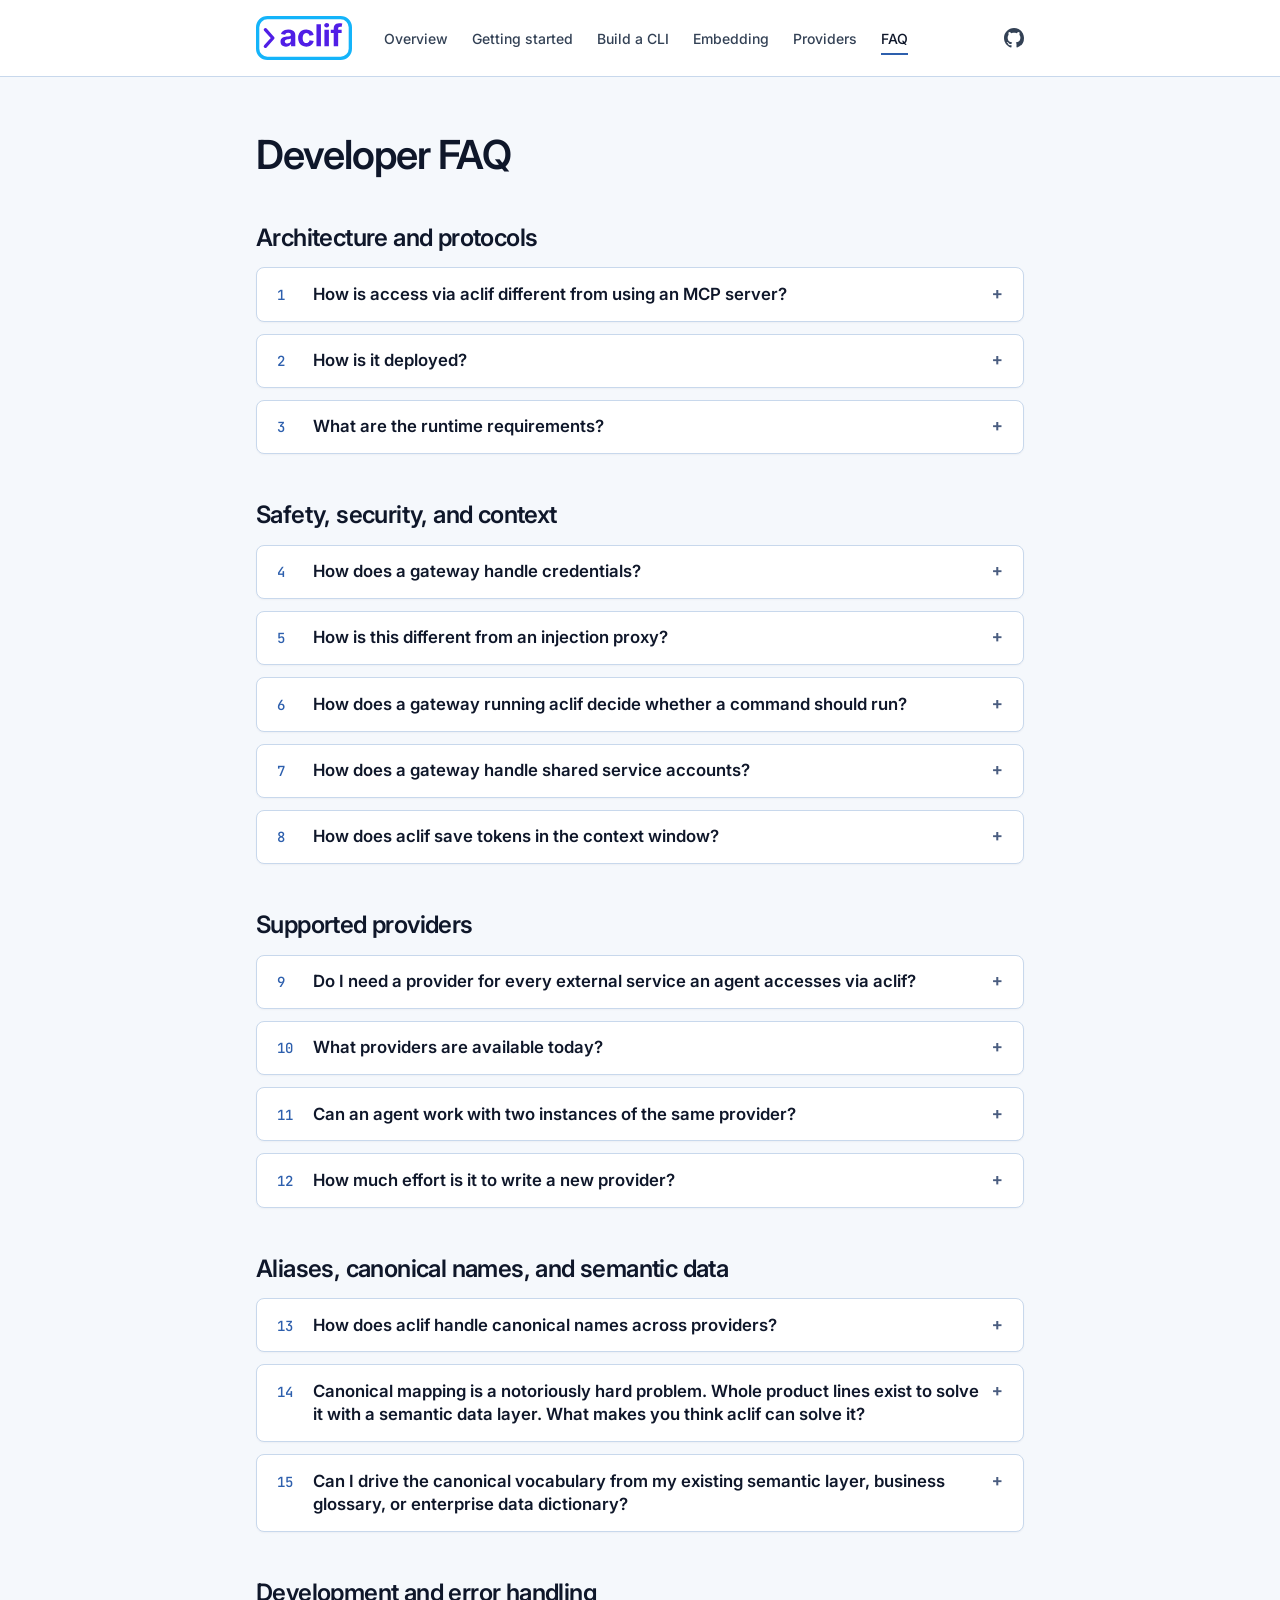
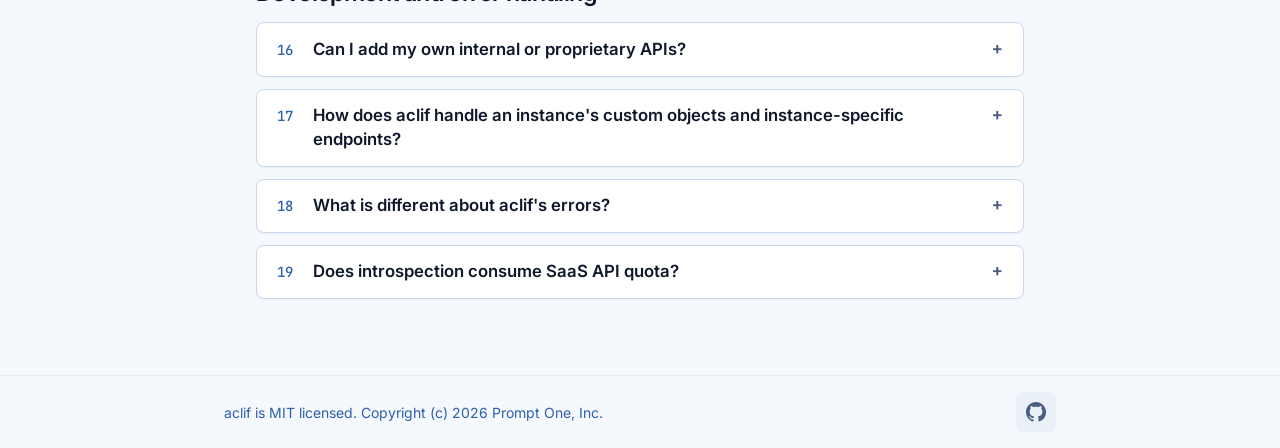
<file: faq.html>
<!doctype html>
<html lang="en">
<head>
<meta charset="utf-8">
<meta name="viewport" content="width=device-width, initial-scale=1">
<!-- Google tag (gtag.js) -->
<script async src="https://www.googletagmanager.com/gtag/js?id=G-Q2RD0MYB1S"></script>
<script>
  window.dataLayer = window.dataLayer || [];
  function gtag(){dataLayer.push(arguments);}
  gtag('js', new Date());

  gtag('config', 'G-Q2RD0MYB1S');
</script>
<title>FAQ | aclif</title>
<meta name="description" content="Answers for developers evaluating aclif: how it relates to MCP and agent frameworks, what it needs to run, how safety metadata and confirmation work, how credentials and connections are handled behind a gateway, and how to add your own APIs.">
<link rel="preconnect" href="https://fonts.googleapis.com">
<link rel="preconnect" href="https://fonts.gstatic.com" crossorigin>
<link rel="stylesheet" href="https://fonts.googleapis.com/css2?family=Inter:wght@400;500;600;700&family=JetBrains+Mono:wght@400;500&display=swap">
<link rel="stylesheet" href="styles.css">
</head>
<body>
<header class="site">
  <div class="inner">
    <a class="brand" href="./"><img src="img/aclif-logo.svg" alt="aclif" width="96" height="44"></a>
    <nav>
      <a href="./">Overview</a>
      <a href="getting-started.html">Getting started</a>
      <a href="build-a-cli.html">Build a CLI</a>
      <a href="embedding.html">Embedding</a>
      <a href="providers.html">Providers</a>
      <a href="faq.html" aria-current="page">FAQ</a>
      <a class="gh" href="https://github.com/agent-cli-framework/aclif" aria-label="aclif on GitHub" title="GitHub"><svg viewBox="0 0 16 16" width="20" height="20" aria-hidden="true"><path fill="currentColor" d="M8 0C3.58 0 0 3.58 0 8c0 3.54 2.29 6.53 5.47 7.59.4.07.55-.17.55-.38 0-.19-.01-.82-.01-1.49-2.01.37-2.53-.49-2.69-.94-.09-.23-.48-.94-.82-1.13-.28-.15-.68-.52-.01-.53.63-.01 1.08.58 1.23.82.72 1.21 1.87.87 2.33.66.07-.52.28-.87.51-1.07-1.78-.2-3.64-.89-3.64-3.95 0-.87.31-1.59.82-2.15-.08-.2-.36-1.02.08-2.12 0 0 .67-.21 2.2.82.64-.18 1.32-.27 2-.27.68 0 1.36.09 2 .27 1.53-1.04 2.2-.82 2.2-.82.44 1.1.16 1.92.08 2.12.51.56.82 1.27.82 2.15 0 3.07-1.87 3.75-3.65 3.95.29.25.54.73.54 1.48 0 1.07-.01 1.93-.01 2.2 0 .21.15.46.55.38A8.01 8.01 0 0 0 16 8c0-4.42-3.58-8-8-8z"/></svg></a>
    </nav>
  </div>
</header>

<main>
<h1>Developer FAQ</h1>

<h2>Architecture and protocols</h2>

<details class="faq" id="q1">
  <summary><span class="num">1</span><span class="q">How
  is access via aclif different from using an MCP
  server?</span></summary>
  <div class="answer">

<p>With an MCP server, the agent reaches an API through a
process definition someone described and deployed. That
server publishes a list of tools, the agent picks one, and
the
server executes it.
With aclif, the agent reaches the API through a command it
composes itself. The agent asks the command to describe its
structure
and provide examples. It then composes the exact command
required, runs it, and gets one JSON document back. MCP is a
protocol between a model and a server. aclif is a tool the
agent runs directly.</p>

<p>For many agent use cases, using MCP imposes unnecessary
operational and economic costs. aclif was designed to
eliminate these costs. The economic cost is context. Every
tool an MCP server lists occupies the agent's context and
consumes tokens on every turn. The server's author therefore
chooses between coverage and cost. Many tools keep the whole
API reachable. A few broad operations stay cheap but cannot
express everything the API can do. A host
can lower the cost with tool filtering or deferred loading,
or a server could publish a generic call tool. Each of those
is a design-time decision, made per server by whoever builds
or configures it, and it sets which operations the agent
can ever reach. Each deployed server has an operational
cost as well. Each is its own process to deploy, secure,
and keep current,
with its own grammar, login, error format, and names for
the same things. An agent that works across several
platforms needs a server for each.</p>

<p>aclif resolves the trade-off. A command's definition
loads only when the agent asks for it with
<code>--schema</code> or <code>--examples</code>, so the
full API surface of every provider is reachable at no
standing cost in context. Every provider shares one grammar,
one JSON envelope, one error vocabulary, and declared safety
metadata. Canonical names let an agent call a record
<code>customer</code> whether the provider stores it as
<code>Account</code> or <code>core_company</code>. A
protocol does not supply any of this on its own.</p>

<p>The larger difference is when the command is chosen.
An MCP tool call is decided by the model at run time, on
every run. For many agentic workflows, the aclif command
can be determined once, at design time: a person or an
authoring tool discovers the provider, introspects the
command, and writes the exact command string into the
workflow. At run time that command executes as ordinary
code, with no model in the loop. Execution is deterministic,
and the inference cost is zero. The command is chosen at
design time, and the authority to run it, the credential,
the acting identity, and the policy, is supplied at run time
by whatever runs it. Neither side ever holds both.</p>
  </div>
</details>

<details class="faq" id="q2">
  <summary><span class="num">2</span><span class="q">How is
  it deployed?</span></summary>
  <div class="answer">

<p>aclif can run in three ways. Any agent framework, or a
hand-written loop, can use any of them, since every result
is just a JSON document.</p>

<ul>
  <li><strong>Run by the agent.</strong> The agent process
  spawns the binary, executes the command, and reads the
  JSON it returns. Credentials come from flags, environment
  variables, or a profile in the agent's own environment.
  Use this when one agent, one operator, and one set of
  credentials share a trust boundary.</li>
  <li><strong>Run by a host application, the design-time
  case.</strong> An application sits between the model and
  aclif and holds the credentials. The model calls a tool
  the application defines, and the application executes the
  command, in-process or by passing a command string to the
  CLI. An authoring tool uses this to let a model discover
  providers, introspect commands, and validate the exact
  command it will write into an agent. Use this when the
  model must never hold credentials and tool definitions
  must stay out of its context.</li>
  <li><strong>Run by a gateway, the runtime case.</strong> A
  deployed agent submits commands, and one long-lived
  process serves many such agents. The gateway resolves
  credentials from the enterprise vault per request, checks
  policy against the acting user, records every call, and
  keeps connections warm. The agents hold no provider
  credentials and cannot widen their own scope. Use this
  when many agents share providers and one place must hold
  policy and audit.</li>
</ul>

<p>Details, including the minimal host code, are on the
<a href="embedding.html">Embedding</a> page.</p>
  </div>
</details>

<details class="faq" id="q3">
  <summary><span class="num">3</span><span class="q">What
  are the runtime requirements?</span></summary>
  <div class="answer">

<p>aclif needs Node.js 22 or later and nothing else.
<code>@aclif/core</code> is an npm package with a binary
attached, written in TypeScript and built on oclif. Its
continuous integration runs on Linux and Windows under Node
22 and 24.</p>
  </div>
</details>

<h2>Safety, security, and context</h2>

<details class="faq" id="q4">
  <summary><span class="num">4</span><span class="q">How
  does a gateway handle credentials?</span></summary>
  <div class="answer">

<p>A gateway is meant to sit inside an enterprise that
already has an identity provider and a secrets vault. The
agents that call it hold no SaaS credentials. Each request
to the gateway includes the agent source and the user's
SSO identity token. The gateway verifies it and attaches
that identity and the token's claims to the aclif
invocation,
where every command, hook, and audit event can read
them.</p>

<p>Credentials come from the vault.
aclif defines a one-method <code>CredentialResolver</code>
interface and includes resolvers for static values,
environment variables, and config-file profiles. A vault
resolver is not included, since every vault has its own
API. The gateway author needs to write one: a small class
with
that single method, which looks up the entry for the
current request in the enterprise vault and returns it.
The framework calls it before each command and hands the
secret to the provider client and nowhere else. The secret
never reaches the agent, the response, or any log.</p>

<p>The identity stays with the call, so policy is checked
against the user before a command runs and the audit record
names who ran it.</p>
  </div>
</details>

<details class="faq" id="q5">
  <summary><span class="num">5</span><span class="q">How
  is this different from an injection
  proxy?</span></summary>
  <div class="answer">

<p>Both aclif and an injection proxy such as
<a href="https://github.com/Infisical/agent-vault">Agent
Vault</a> prevent the agent from holding an authentication
secret. With the proxy, the agent's environment holds a
placeholder or an empty token. Every outbound connection
is forced through the proxy, and the proxy terminates TLS,
matches the destination host, and puts the real token in
the request before it goes out. Vault sidecars and
tool-auth brokers do the same job at a different point in
the path.</p>

<p>Unlike those, aclif also handles authorization. None of
them decides whether the call should go out at all. Agent
Vault will attach the real token to a bulk delete as
readily as to a query, because on the wire both are a POST
to the same host. aclif can tell them apart, because every
command declares what it does before it runs.
<a href="#q6">Question 6</a> covers how a gateway uses
those declarations.</p>
  </div>
</details>

<details class="faq" id="q6">
  <summary><span class="num">6</span><span class="q">How
  does a gateway running aclif decide whether a command
  should run?</span></summary>
  <div class="answer">

<p>A proxy works on the connection. It sees a host, a path,
and a body it can parse only if it knows that provider's
API, so its policy stops at the host or the path, and any
finer rule has to be rebuilt for each provider. A proxy
also typically knows which workload made the call rather
than which person.</p>

<p>aclif works on the operation. Every command declares its
mutability, blast radius, reversibility, idempotency, and
whether it requires confirmation, and that metadata is
readable before the command's code loads. A gateway running
aclif receives a command string and the acting user's
identity, reads the declaration, and decides whether the
call runs before it resolves any credential. Because every
command declares itself the same way, one rule covers every
provider.</p>
  </div>
</details>

<details class="faq" id="q7">
  <summary><span class="num">7</span><span class="q">How
  does a gateway handle shared service
  accounts?</span></summary>
  <div class="answer">

<p>A shared service account is one credential for a
provider instance that many users and agents act through,
such as an integration user in a CRM. It lives in the
vault as one entry per organization, provider, and
instance. The gateway's credential resolver returns it when
the calling agent is entitled to it, and the
provider client authenticates with it the same way it
would with any other credential. Nothing in the framework
treats it as a special case.</p>

<p>A gateway can still attribute each call to a person and
limit what the shared account may do. The user's identity
travels with every call, so the
gateway can produce a record that names the person who
ran the
command even though the target system sees only the
service account.</p>
  </div>
</details>

<details class="faq" id="q8">
  <summary><span class="num">8</span><span class="q">How
  does aclif save tokens in the context
  window?</span></summary>
  <div class="answer">

<p>The token cost aclif targets is tool definitions. A tool
server
publishes its tools up front, and each definition sits in
the agent's context on every turn whether or not the task
needs it. For a full enterprise API that could be hundreds
of
definitions. An agent that accesses several platforms
multiplies the count, because each platform brings its own
tool set, its own grammar and namespace, and the agent has
to hold all of them at once.</p>

<p>aclif inverts the loading. One tool 
describes the grammar for them all. The agent asks for a
command's
definition at the moment it needs it and pays nothing for
the rest. Because the grammar and the envelope are the
same for every provider, adding a platform adds no new
grammar to learn, and canonical names mean one vocabulary
across all of them, so the context an agent holds stays
about the same size whether it reaches one platform or
five.</p>

<p>An agent that executes a defined workflow can remove
the model from the call altogether by fixing the command at
design time, as described in
<a href="#q1">question 1</a>.</p>
  </div>
</details>

<h2>Supported providers</h2>

<details class="faq" id="q9">
  <summary><span class="num">9</span><span class="q">Do I
  need a provider for every external service an agent
  accesses via aclif?</span></summary>
  <div class="answer">

<p>Yes. A provider is what maps a platform's API onto
the command surface. The provider supplies the client, the
credential schema, the error classifier, and the commands
with their safety metadata and examples. The framework
derives everything else from those declarations: auth
flags, environment variables, profiles, etc.</p>
  </div>
</details>

<details class="faq" id="q10">
  <summary><span class="num">10</span><span class="q">What
  providers are available today?</span></summary>
  <div class="answer">

<p>Five, all included in the <code>aclif</code>
binary.</p>

<ul>
  <li><strong>Salesforce</strong> (native): SOQL and SOSL
  queries, aggregates, DML, object and field metadata,
  permissions, Apex classes and triggers, and debug
  logs.</li>
  <li><strong>ServiceNow</strong> (native): table queries,
  aggregates, DML, table and field metadata, full-text
  search, and server-side scripts.</li>
  <li><strong>DocuSign</strong> (native): envelopes, from
  creating and sending to listing, downloading, and
  deleting.</li>
  <li><strong>Agentforce</strong> (native): listing agents,
  and starting, messaging, and ending sessions with
  them.</li>
  <li><strong>Google Workspace</strong> (contributed): Gmail
  (query, read, send, reply, attachments) and Google
  Calendar.</li>
</ul>

<p>Native providers are maintained by the project and are
included in every release, with live smoke tests against
real instances. Contributed providers are maintained by the
people who wrote them and are packaged with the aclif
release. Private providers are kept by one deployment and
never ship upstream. All three tiers run through the
same conformance suite.</p>

<p>More native providers are planned for future releases,
and contributed providers are welcome. See
<a href="https://github.com/agent-cli-framework/aclif/blob/main/CONTRIBUTING.md">CONTRIBUTING.md</a>.</p>
  </div>
</details>

<details class="faq" id="q11">
  <summary><span class="num">11</span><span class="q">Can
  an agent work with two instances of the same
  provider?</span></summary>
  <div class="answer">

<p>Yes. An instance is one deployment of a platform, such
as a single Salesforce org, with its own credentials and
its own customizations. Two Salesforce orgs are two
instances of the Salesforce provider.</p>

<p>Each instance has its own tenant catalog, captured with
<code>introspect --bootstrap</code>, so <code>learn</code>
and <code>--schema</code> describe that instance's own
custom objects and fields.</p>

<p>Canonical names span instances the same way they span
providers: an alias set can map <code>customer</code> to
<code>Account</code> in one org and to a custom object in
the other, and <code>--canonical</code> resolves it for
whichever instance the command names.</p>
  </div>
</details>

<details class="faq" id="q12">
  <summary><span class="num">12</span><span class="q">How
  much effort is it to write a new
  provider?</span></summary>
  <div class="answer">

<p>The effort is small if a coding agent writes it. Most of
a
provider is a direct translation of the platform's API
specification: each operation becomes a command, its
parameters become flags, its enumerations become flag
options, and its method and path decide the safety
metadata. That translation is tedious for a person but
trivial for Claude Code, Codex, or a similar tool.</p>

<p>The aclif repository provides a sample generation prompt
in
<a href="https://github.com/agent-cli-framework/aclif/blob/main/docs/PROVIDER_AUTHORING.md">PROVIDER_AUTHORING.md</a>,
an AGENTS.md for coding agents, and an add-provider skill
for Claude Code. The agent generates the provider, runs the
conformance suite, and fixes what fails. You review the
result. Details are in the repository.</p>
  </div>
</details>

<h2>Aliases, canonical names, and semantic data</h2>

<details class="faq" id="q13">
  <summary><span class="num">13</span><span class="q">How
  does aclif handle canonical names across
  providers?</span></summary>
  <div class="answer">

<p>With alias sets. An alias set is a JSON or YAML file
that maps a canonical entity name, and the field
names under it, to the native name each provider and
instance uses. One set can say that <code>customer</code>
is <code>Account</code> in one Salesforce instance,
<code>Customer__c</code> in a second Salesforce instance,
and <code>core_company</code> in ServiceNow. A starter
vocabulary is included with the framework, covering
customers, contacts, people, opportunities, incidents,
email, calendar events, and envelopes across the built-in
providers.</p>

<p>An organization writes its own alias set from the
material the CLI gives it, and the framework resolves it.
<code>introspect --bootstrap</code>
captures each instance's catalog of objects, fields, and
enumerations, one catalog per instance, and comparing two
catalogs is how a person or an authoring agent decides
that this instance's <code>Account</code> and that one's
<code>Customer__c</code> are both <code>customer</code>.
The result is a file. <code>aliases validate</code> checks
its structure and that every provider it names is one the
CLI has, and <code>aliases import</code> puts it in use,
layered above the starter vocabulary so an organization's
own mapping wins where the two overlap.</p>

<p>A command resolves the names when it runs with
<code>--canonical</code>. The CLI looks up each entity and
field for the command's provider and instance through the
sets in use, and sends the native names to the API.</p>

<p>The native names stay reachable. An agent that knows an
instance's real object and field names can use them
directly, and an agent that only knows the canonical
vocabulary can work across every provider and instance
the organization has mapped. Inside a gateway the host
supplies the alias store, so the mappings live with the
organization's other configuration.</p>
  </div>
</details>

<details class="faq" id="q14">
  <summary><span class="num">14</span><span class="q">Canonical
  mapping is a notoriously hard problem. Whole product lines
  exist to solve it with a semantic data layer. What makes
  you think aclif can solve it?</span></summary>
  <div class="answer">

<p>It does not try to. General-purpose data unification,
the problem a semantic layer or a data warehouse takes on,
is a large engineering effort, and aclif does not attempt
to solve that problem. It works on a much narrower, tightly
constrained
subset: naming the entities and fields an agent acts on,
so that a command an agent composes once runs against
whichever provider and instance it names. That is action
execution, and the constraints are what make it
practical.</p>

<ul>
  <li><strong>The mapping is a data file.</strong> No
  provider is written to understand every enterprise
  customization natively. Each instance's custom objects
  and fields are captured into a tenant catalog at deploy
  time, and an alias set is a plain file that maps a
  canonical name such as <code>customer</code> onto that
  instance's own object, such as
  <code>Account_Custom_v2</code>. The framework resolves
  the file at run time and sends the native names to the
  API.</li>
  <li><strong>The work happens at design time.</strong>
  Nothing is inferred by a model during an automated run.
  A person or an authoring agent compares two catalogs,
  decides that this instance's <code>Account</code> and
  that one's <code>Customer__c</code> are both
  <code>customer</code>, and records that decision once.
  When the schema changes, the operator recaptures the
  catalog and edits the alias set. The framework and the
  agent's own commands stay as they are.</li>
  <li><strong>Every miss is a structured error.</strong>
  A canonical name the alias set does not know fails
  locally, before any request leaves the machine, with
  <code>CANONICAL_NOT_FOUND</code> and the nearest matches.
  A native field the platform rejects comes back as
  <code>INVALID_FIELD</code> with the corrected value and a
  working example. In both cases the agent gets one JSON
  document that names the failure and the fix, and it can
  correct the command in one turn instead of guessing.
  <code>--schema</code> and <code>--flags-for</code> let it
  check the command before running it at all.</li>
</ul>

<p>So aclif is not a semantic layer. It is a uniform
command grammar, with a lookup table in front of it, that
an agent can use safely. The entity and field names an
organization already has, whether from custom objects or
an existing glossary, can be written into that table.</p>
  </div>
</details>

<details class="faq" id="q15">
  <summary><span class="num">15</span><span class="q">Can I
  drive the canonical vocabulary from my existing semantic
  layer, business glossary, or enterprise data
  dictionary?</span></summary>
  <div class="answer">

<p>Yes, for the part of it that names things. Semantic
layers and metric models are built for data warehouses and
analytics platforms, where the physical side is a warehouse
table,
an analytical copy of the operational systems. aclif's
target use case is the operational systems themselves:
live SaaS instances and external service endpoints that
are the source of record, reached through their own APIs.
A warehouse with an API could be wrapped as a provider
like any other, but that is not the case the framework is
built around. An alias set's native side is an object in
one of those instances, as captured in its tenant
catalog.</p>

<p>What transfers directly is the naming half of a
semantic model: its logical entities, the dimensions or
attributes under them, and the synonyms a glossary attaches
to each. Those map one to one onto alias-set entities and
fields, with the business term as the canonical name. An
alias set is a JSON or YAML file with a small published
structure, so anything that can write the file can drive
the vocabulary. The glossary supplies the canonical side,
the tenant catalog for each instance supplies the native
side, <code>aliases validate</code> checks the result, and
<code>aliases import</code> puts it in use above the
starter vocabulary.</p>

<p>Building the alias set from the semantic layer is
therefore a re-target. The semantic
layer's business names become the alias set's canonical
names. The semantic layer's references to warehouse tables
are set aside, unless the warehouse is itself one of the
instances the agent acts on. In their place, each
canonical name is bound to the native object in the tenant
catalog of the live instance. Where the warehouse was
loaded from those same source objects, its lineage usually
names them.</p>
  </div>
</details>

<h2>Development and error handling</h2>

<details class="faq" id="q16">
  <summary><span class="num">16</span><span class="q">Can I
  add my own internal or proprietary APIs?</span></summary>
  <div class="answer">

<p>Yes, in one of two ways, depending on how much of the
API the agent needs.</p>

<ul>
  <li><strong>One endpoint: a manifest.</strong> A JSON
  document declares the command id, description, safety
  metadata, a request template with method, path, query, and
  body containing <code>{flag}</code> placeholders, the
  flags, and optionally a response structure and examples.
  It is loaded from a profile in <code>config.yaml</code> or
  added by a host.</li>
  <li><strong>A whole API: a provider.</strong> You write a
  TypeScript provider in the private tier of your own CLI,
  to the same contract as the native providers, usually by
  having a coding agent generate it from the API's OpenAPI
  document.</li>
</ul>

<p>See
<a href="providers.html">Providers</a>,
<a href="https://github.com/agent-cli-framework/aclif/blob/main/docs/PROVIDER_AUTHORING.md">PROVIDER_AUTHORING.md</a>,
and
<a href="https://github.com/agent-cli-framework/aclif/blob/main/docs/BUILDING_A_CLI.md">BUILDING_A_CLI.md</a>.</p>
  </div>
</details>

<details class="faq" id="q17">
  <summary><span class="num">17</span><span class="q">How
  does aclif handle an instance's custom objects and
  instance-specific endpoints?</span></summary>
  <div class="answer">

<p>By learning them from the instance itself. A
provider's commands cover the platform's API as the
vendor documents it, but every instance adds custom objects,
custom fields on standard objects, its own picklist
values, and sometimes endpoints of its own. None of that
is in any specification, so aclif captures it from the
live instance at deploy time and keeps it in a tenant
catalog. A new custom object added later is picked up the
same way, with no change to the provider and no
rebuild.</p>

<p><code>&lt;provider&gt; introspect --bootstrap</code>
walks the instance once, under the operator's credentials,
and records each custom entity and each custom field on a
standard entity, with its type, label, enumerated values,
and the entities it references. The walk is read-only and
the catalog holds structure only, never record values or
secrets. It is cached per provider and instance, so two
Salesforce orgs get two catalogs. Each entry records how
it was learned: from the platform's metadata API, inferred
from a sample record, or found by a probe.
<code>--refresh</code> recaptures after the instance
changes, and <code>--all</code> widens the walk to every
entity.</p>

<p>Once the catalog exists, every other command reads it
without a further API call. <code>learn</code> lists the
instance's own entities in its briefing,
<code>--schema</code> reports them as available entities
on the commands that take one, and an alias set can map a
canonical name onto a custom object, so an agent that
knows only <code>customer</code> reaches
<code>Customer__c</code>. An endpoint the instance added
outside the platform's standard API is declared as a
manifest, described in the previous question, and joins
the same command surface.</p>
  </div>
</details>

<details class="faq" id="q18">
  <summary><span class="num">18</span><span class="q">What
  is different about aclif's errors?</span></summary>
  <div class="answer">

<p>Every error tells the agent what went wrong so it can
recover in a single turn. Each error names the failure and
includes the command that fixes it. </p>

<pre><code>{
  "success": false,
  "error": {
    "code": "INVALID_FIELD",
    "message": "No such column 'Cases' on entity 'Case'.",
    "correctedValue": "SELECT AccountId, COUNT(Id) Cases FROM Case GROUP BY AccountId ORDER BY COUNT(Id) DESC",
    "syntaxGuide": "Salesforce SOQL does not allow ORDER BY on aggregate aliases. ...",
    "workingExample": "SELECT AccountId, COUNT(Id) Cases FROM Case GROUP BY AccountId ORDER BY COUNT(Id) DESC LIMIT 10"
  }
}</code></pre>
  </div>
</details>

<details class="faq" id="q19">
  <summary><span class="num">19</span><span class="q">Does
  introspection consume SaaS API quota?</span></summary>
  <div class="answer">

<p>No. Every command accepts seven introspection flags,
each of which returns before the command executes:
<code>--schema</code>, <code>--examples</code>,
<code>--shape</code>, <code>--changelog</code>,
<code>--discover</code>,
<code>--flags-for &lt;category&gt;</code>, and
<code>--estimate</code>. They return static data the
command declares about itself: its flags and arguments,
its safety metadata, its worked examples with the
responses they produce, and the structure of its result.
No request leaves the machine, so no credentials
are needed and no API call is counted. An agent can work
through the whole discover, learn, introspect, preview
loop against a rate-limited instance and spend nothing.</p>

  </div>
</details>
</main>

<footer class="site">
  <div class="inner">
    <span>aclif is MIT licensed. Copyright (c) 2026 Prompt
    One, Inc.</span>
    <a class="gh-button" href="https://github.com/agent-cli-framework/aclif" aria-label="aclif on GitHub" title="github.com/agent-cli-framework/aclif"><svg viewBox="0 0 16 16" width="20" height="20" aria-hidden="true"><path fill="currentColor" d="M8 0C3.58 0 0 3.58 0 8c0 3.54 2.29 6.53 5.47 7.59.4.07.55-.17.55-.38 0-.19-.01-.82-.01-1.49-2.01.37-2.53-.49-2.69-.94-.09-.23-.48-.94-.82-1.13-.28-.15-.68-.52-.01-.53.63-.01 1.08.58 1.23.82.72 1.21 1.87.87 2.33.66.07-.52.28-.87.51-1.07-1.78-.2-3.64-.89-3.64-3.95 0-.87.31-1.59.82-2.15-.08-.2-.36-1.02.08-2.12 0 0 .67-.21 2.2.82.64-.18 1.32-.27 2-.27.68 0 1.36.09 2 .27 1.53-1.04 2.2-.82 2.2-.82.44 1.1.16 1.92.08 2.12.51.56.82 1.27.82 2.15 0 3.07-1.87 3.75-3.65 3.95.29.25.54.73.54 1.48 0 1.07-.01 1.93-.01 2.2 0 .21.15.46.55.38A8.01 8.01 0 0 0 16 8c0-4.42-3.58-8-8-8z"/></svg></a>
  </div>
</footer>
</body>
</html>
</file>
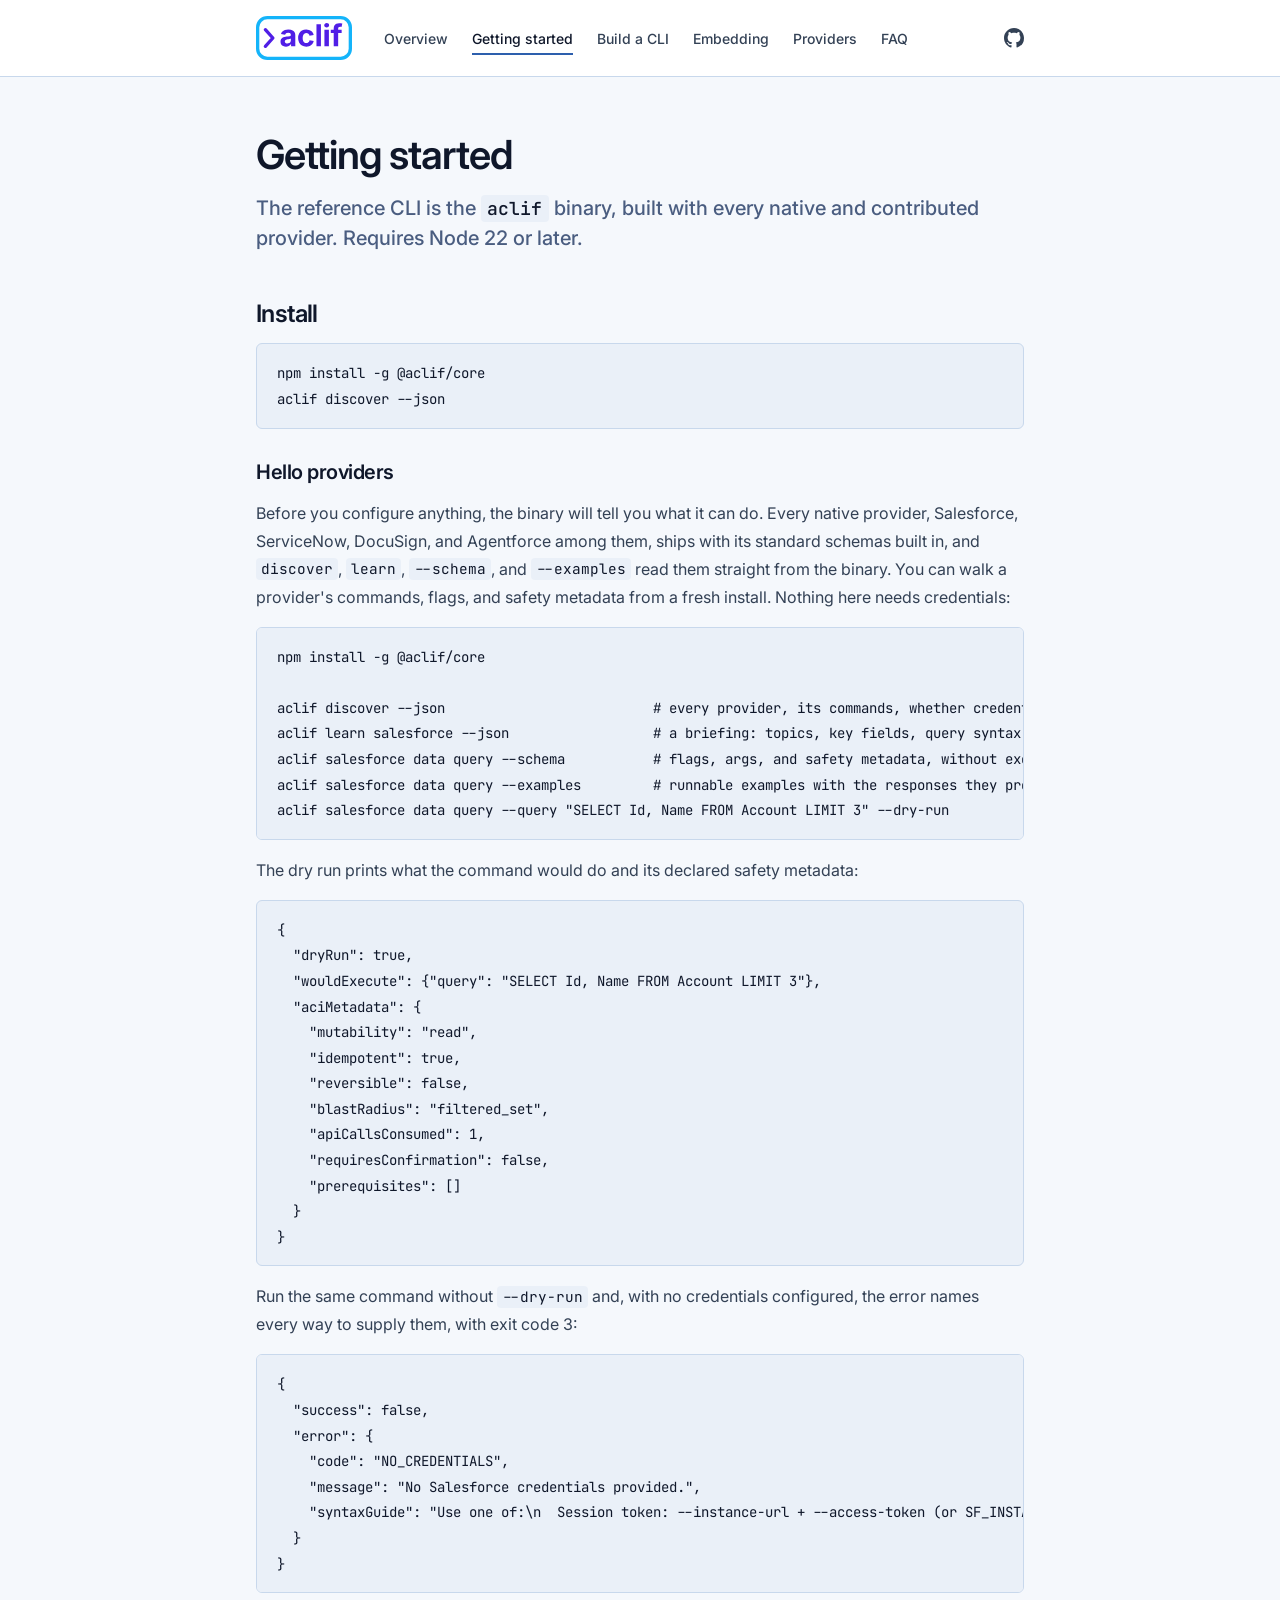
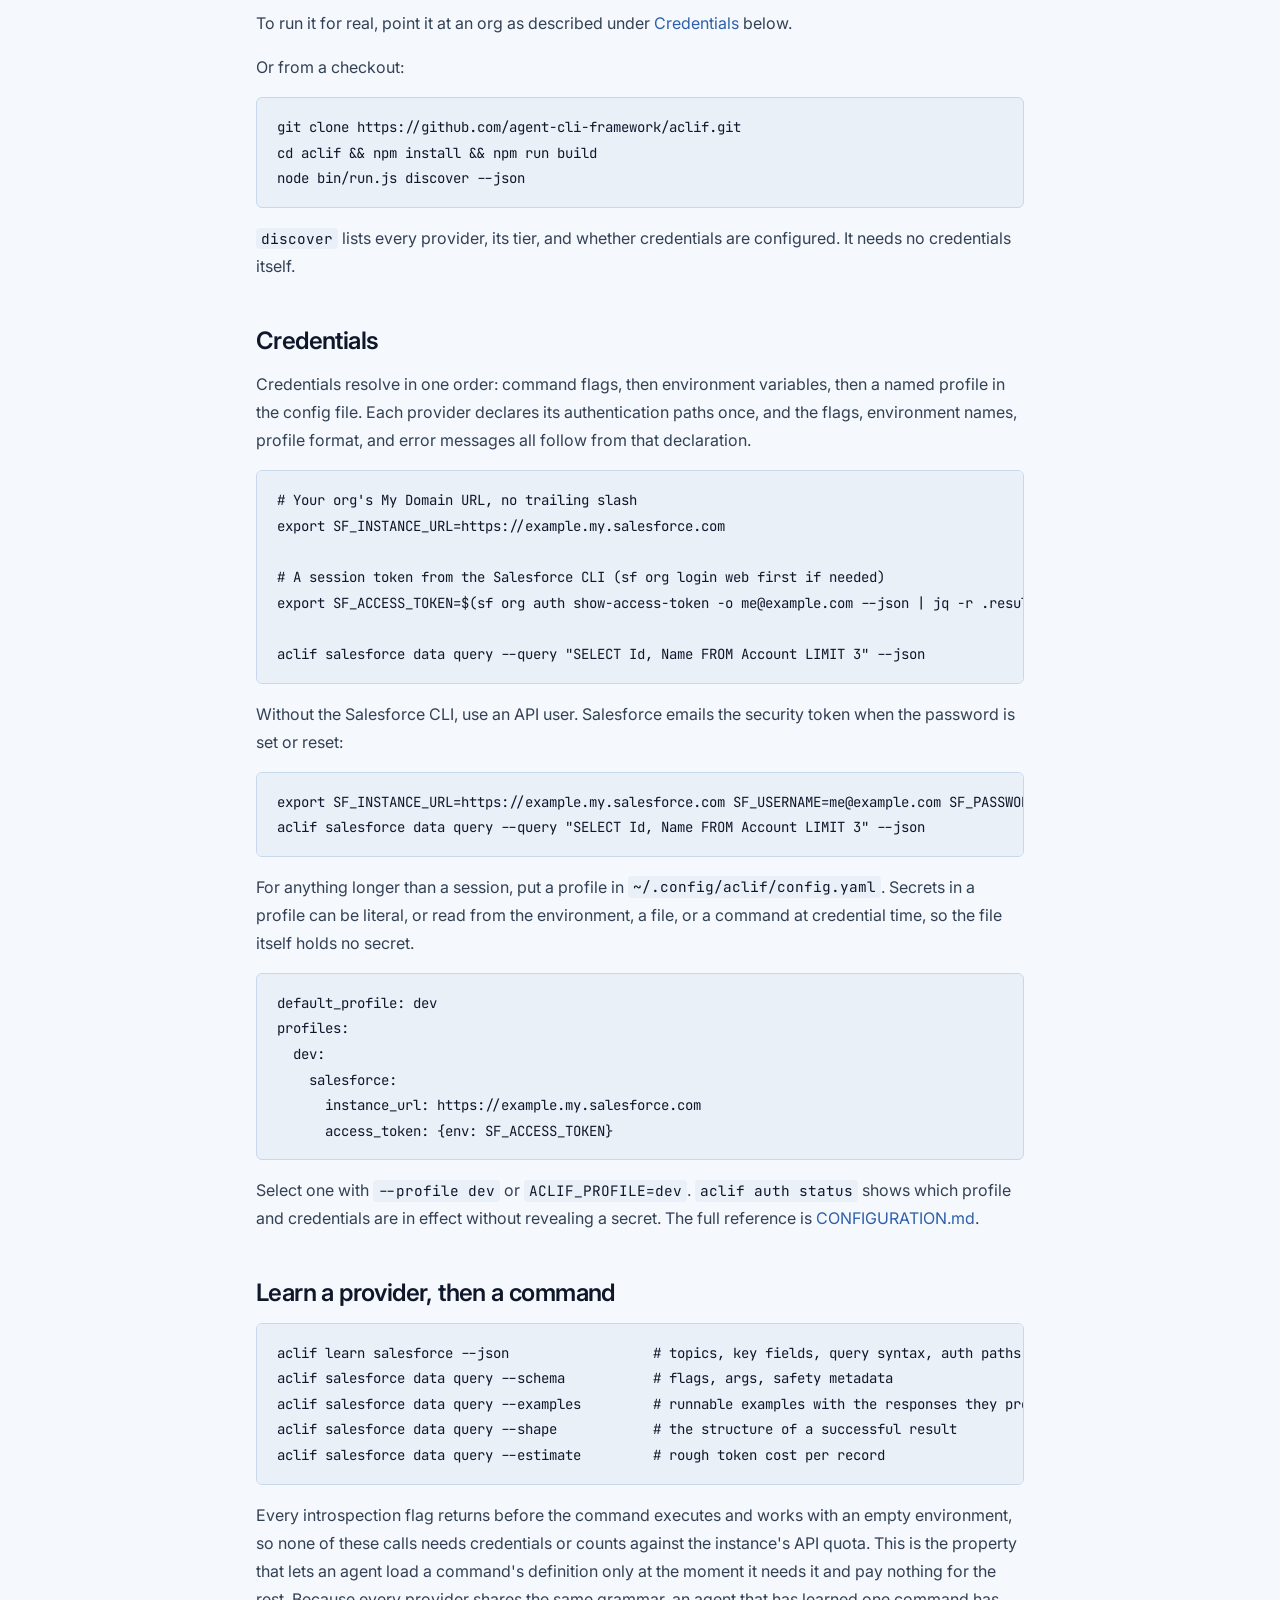
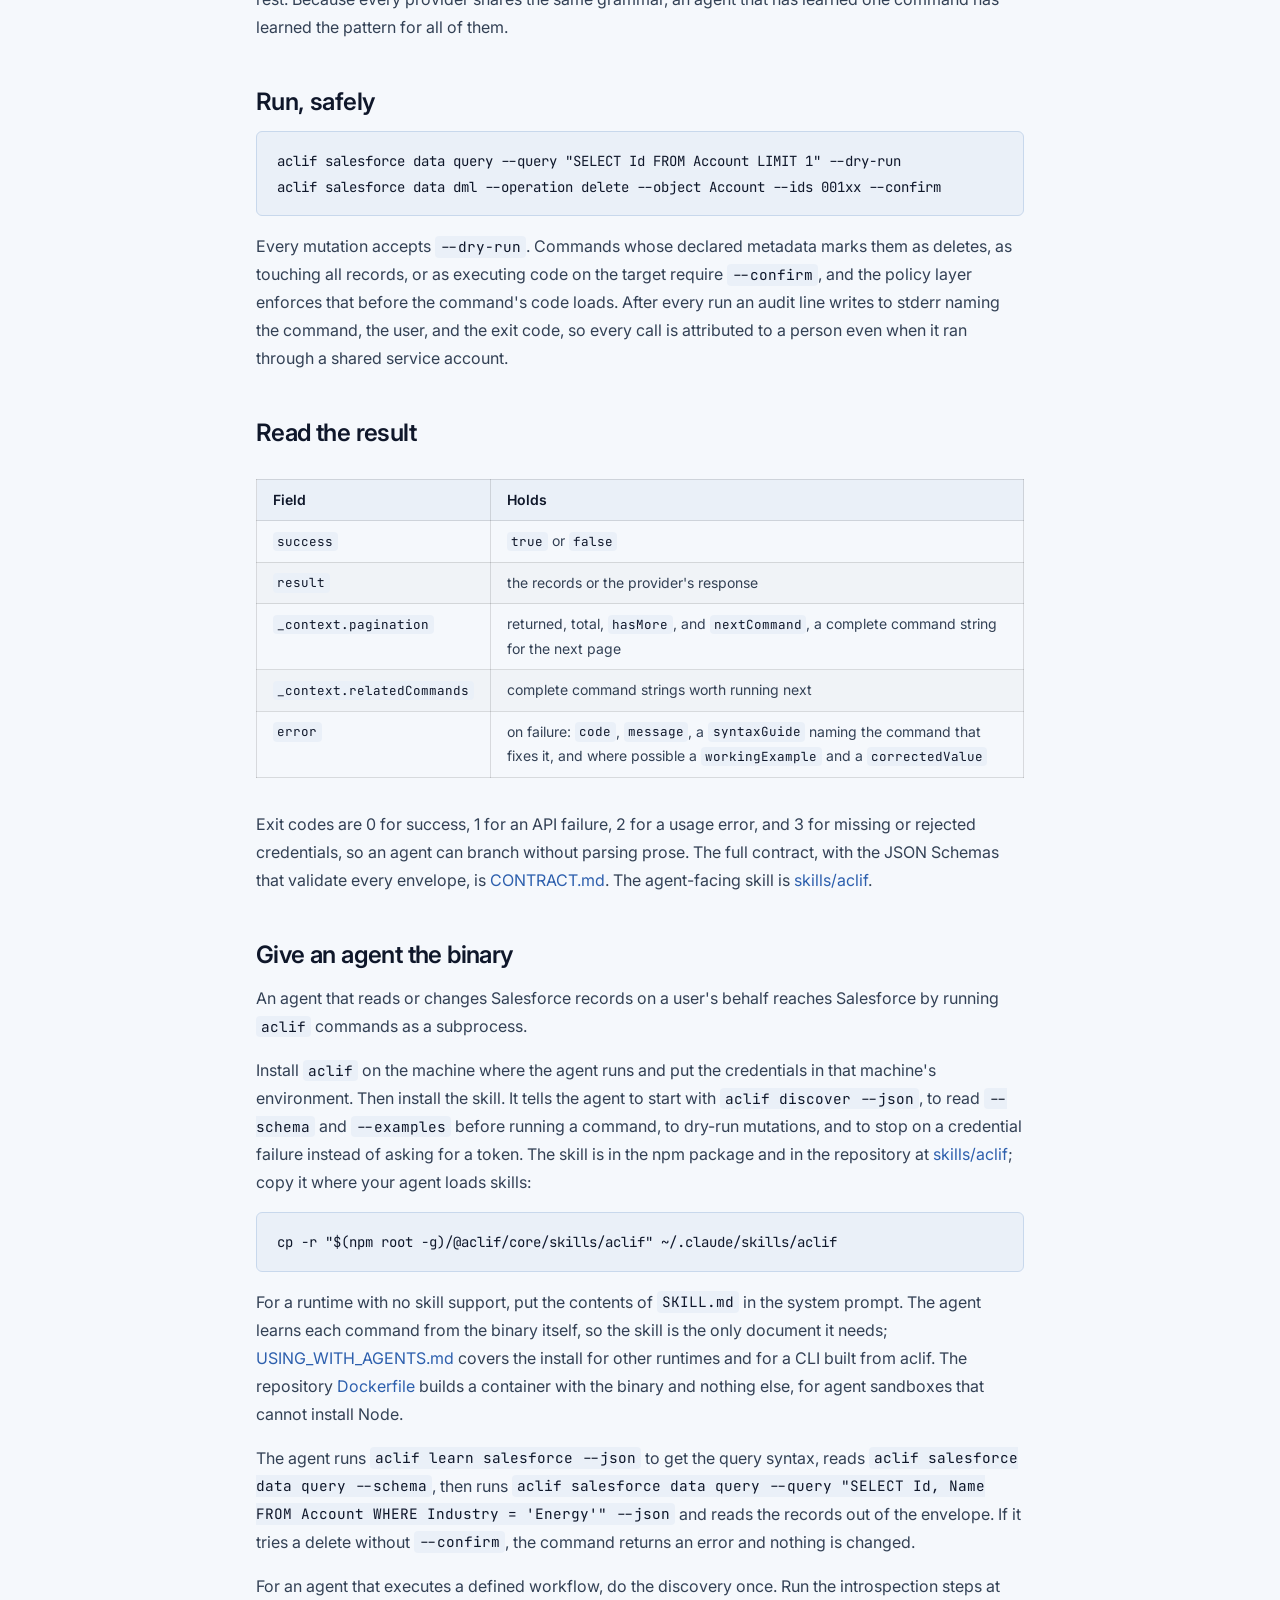
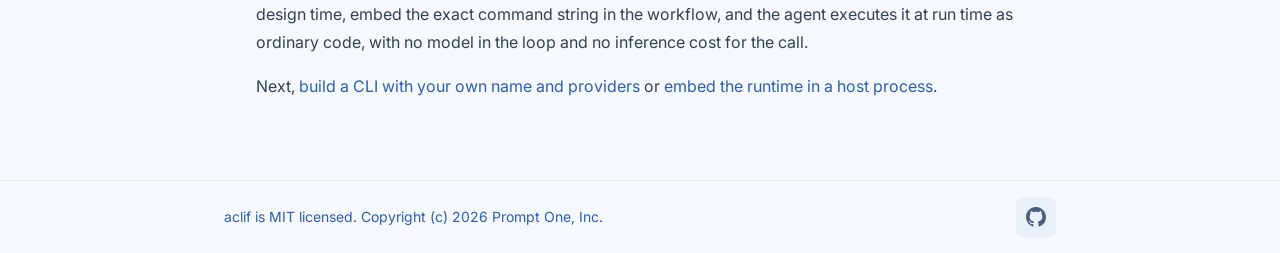
<file: getting-started.html>
<!doctype html>
<html lang="en">
<head>
<meta charset="utf-8">
<meta name="viewport" content="width=device-width, initial-scale=1">
<!-- Google tag (gtag.js) -->
<script async src="https://www.googletagmanager.com/gtag/js?id=G-Q2RD0MYB1S"></script>
<script>
  window.dataLayer = window.dataLayer || [];
  function gtag(){dataLayer.push(arguments);}
  gtag('js', new Date());

  gtag('config', 'G-Q2RD0MYB1S');
</script>
<title>Getting started | aclif</title>
<meta name="description" content="Install the aclif reference binary, configure credentials, and run the introspection-first workflow.">
<link rel="preconnect" href="https://fonts.googleapis.com">
<link rel="preconnect" href="https://fonts.gstatic.com" crossorigin>
<link rel="stylesheet" href="https://fonts.googleapis.com/css2?family=Inter:wght@400;500;600;700&family=JetBrains+Mono:wght@400;500&display=swap">
<link rel="stylesheet" href="styles.css">
</head>
<body>
<header class="site">
  <div class="inner">
    <a class="brand" href="./"><img src="img/aclif-logo.svg" alt="aclif" width="96" height="44"></a>
    <nav>
      <a href="./">Overview</a>
      <a href="getting-started.html" aria-current="page">Getting
      started</a>
      <a href="build-a-cli.html">Build a CLI</a>
      <a href="embedding.html">Embedding</a>
      <a href="providers.html">Providers</a>
      <a href="faq.html">FAQ</a>
      <a class="gh" href="https://github.com/agent-cli-framework/aclif" aria-label="aclif on GitHub" title="GitHub"><svg viewBox="0 0 16 16" width="20" height="20" aria-hidden="true"><path fill="currentColor" d="M8 0C3.58 0 0 3.58 0 8c0 3.54 2.29 6.53 5.47 7.59.4.07.55-.17.55-.38 0-.19-.01-.82-.01-1.49-2.01.37-2.53-.49-2.69-.94-.09-.23-.48-.94-.82-1.13-.28-.15-.68-.52-.01-.53.63-.01 1.08.58 1.23.82.72 1.21 1.87.87 2.33.66.07-.52.28-.87.51-1.07-1.78-.2-3.64-.89-3.64-3.95 0-.87.31-1.59.82-2.15-.08-.2-.36-1.02.08-2.12 0 0 .67-.21 2.2.82.64-.18 1.32-.27 2-.27.68 0 1.36.09 2 .27 1.53-1.04 2.2-.82 2.2-.82.44 1.1.16 1.92.08 2.12.51.56.82 1.27.82 2.15 0 3.07-1.87 3.75-3.65 3.95.29.25.54.73.54 1.48 0 1.07-.01 1.93-.01 2.2 0 .21.15.46.55.38A8.01 8.01 0 0 0 16 8c0-4.42-3.58-8-8-8z"/></svg></a>
    </nav>
  </div>
</header>

<main>
<h1>Getting started</h1>
<p class="lede">The reference CLI is the <code>aclif</code>
binary, built with every native and contributed provider.
Requires Node 22 or later.</p>

<h2>Install</h2>

<pre><code>npm install -g @aclif/core
aclif discover --json</code></pre>

<h3>Hello providers</h3>

<p>Before you configure anything, the binary will tell you
what it can do. Every native provider, Salesforce,
ServiceNow, DocuSign, and Agentforce among them, ships with
its standard schemas built in, and <code>discover</code>,
<code>learn</code>, <code>--schema</code>, and
<code>--examples</code> read them straight from the binary.
You can walk a provider's commands, flags, and safety
metadata from a fresh install. Nothing here needs
credentials:</p>

<pre><code>npm install -g @aclif/core

aclif discover --json                          # every provider, its commands, whether credentials are configured
aclif learn salesforce --json                  # a briefing: topics, key fields, query syntax, auth paths
aclif salesforce data query --schema           # flags, args, and safety metadata, without executing
aclif salesforce data query --examples         # runnable examples with the responses they produce
aclif salesforce data query --query "SELECT Id, Name FROM Account LIMIT 3" --dry-run</code></pre>

<p>The dry run prints what the command would do and its
declared safety metadata:</p>

<pre><code>{
  "dryRun": true,
  "wouldExecute": {"query": "SELECT Id, Name FROM Account LIMIT 3"},
  "aciMetadata": {
    "mutability": "read",
    "idempotent": true,
    "reversible": false,
    "blastRadius": "filtered_set",
    "apiCallsConsumed": 1,
    "requiresConfirmation": false,
    "prerequisites": []
  }
}</code></pre>

<p>Run the same command without <code>--dry-run</code> and,
with no credentials configured, the error names every way to
supply them, with exit code 3:</p>

<pre><code>{
  "success": false,
  "error": {
    "code": "NO_CREDENTIALS",
    "message": "No Salesforce credentials provided.",
    "syntaxGuide": "Use one of:\n  Session token: --instance-url + --access-token (or SF_INSTANCE_URL, SF_ACCESS_TOKEN)\n  Username + password (+ security token): ...\n  OAuth2 client credentials: --instance-url + --client-id + --client-secret (or SF_INSTANCE_URL, SF_CLIENT_ID, SF_CLIENT_SECRET)"
  }
}</code></pre>

<p>To run it for real, point it at an org as described under
<a href="#credentials">Credentials</a> below.</p>

<p>Or from a checkout:</p>

<pre><code>git clone https://github.com/agent-cli-framework/aclif.git
cd aclif &amp;&amp; npm install &amp;&amp; npm run build
node bin/run.js discover --json</code></pre>

<p><code>discover</code> lists every provider, its tier, and
whether credentials are configured. It needs no credentials
itself.</p>

<h2 id="credentials">Credentials</h2>

<p>Credentials resolve in one order: command flags, then
environment variables, then a named profile in the config
file. Each provider declares its authentication paths once,
and the flags, environment names, profile format, and error
messages all follow from that declaration.</p>

<pre><code># Your org's My Domain URL, no trailing slash
export SF_INSTANCE_URL=https://example.my.salesforce.com

# A session token from the Salesforce CLI (sf org login web first if needed)
export SF_ACCESS_TOKEN=$(sf org auth show-access-token -o me@example.com --json | jq -r .result.accessToken)

aclif salesforce data query --query "SELECT Id, Name FROM Account LIMIT 3" --json</code></pre>

<p>Without the Salesforce CLI, use an API user. Salesforce
emails the security token when the password is set or reset:</p>

<pre><code>export SF_INSTANCE_URL=https://example.my.salesforce.com SF_USERNAME=me@example.com SF_PASSWORD=... SF_SECURITY_TOKEN=...
aclif salesforce data query --query "SELECT Id, Name FROM Account LIMIT 3" --json</code></pre>

<p>For anything longer than a session, put a profile in
<code>~/.config/aclif/config.yaml</code>. Secrets in a
profile can be literal, or read from the environment, a
file, or a command at credential time, so the file itself
holds no secret.</p>

<pre><code>default_profile: dev
profiles:
  dev:
    salesforce:
      instance_url: https://example.my.salesforce.com
      access_token: {env: SF_ACCESS_TOKEN}</code></pre>

<p>Select one with <code>--profile dev</code> or
<code>ACLIF_PROFILE=dev</code>.
<code>aclif auth status</code> shows which profile and
credentials are in effect without revealing a secret. The
full reference is
<a href="https://github.com/agent-cli-framework/aclif/blob/main/docs/CONFIGURATION.md">CONFIGURATION.md</a>.</p>

<h2>Learn a provider, then a command</h2>

<pre><code>aclif learn salesforce --json                  # topics, key fields, query syntax, auth paths
aclif salesforce data query --schema           # flags, args, safety metadata
aclif salesforce data query --examples         # runnable examples with the responses they produce
aclif salesforce data query --shape            # the structure of a successful result
aclif salesforce data query --estimate         # rough token cost per record</code></pre>

<p>Every introspection flag returns before the command
executes and works with an empty environment, so none of
these calls needs credentials or counts against the instance's
API quota. This is the property that lets an agent load a
command's definition only at the moment it needs it and pay
nothing for the rest. Because every provider shares the same
grammar, an agent that has learned one command has learned
the pattern for all of them.</p>

<h2>Run, safely</h2>

<pre><code>aclif salesforce data query --query "SELECT Id FROM Account LIMIT 1" --dry-run
aclif salesforce data dml --operation delete --object Account --ids 001xx --confirm</code></pre>

<p>Every mutation accepts <code>--dry-run</code>. Commands
whose declared metadata marks them as deletes, as touching
all records, or as executing code on the target require
<code>--confirm</code>, and the policy layer enforces that
before the command's code loads. After every run an audit
line writes to stderr naming the command, the user, and the
exit code, so every call is attributed to a person even when
it ran through a shared service account.</p>

<h2>Read the result</h2>

<div class="table-wrap">
<table>
<thead><tr><th>Field</th><th>Holds</th></tr></thead>
<tbody>
<tr><td><code>success</code></td><td><code>true</code> or
<code>false</code></td></tr>
<tr><td><code>result</code></td><td>the records or the
provider's response</td></tr>
<tr><td><code>_context.pagination</code></td><td>returned,
total, <code>hasMore</code>, and <code>nextCommand</code>, a
complete command string for the next page</td></tr>
<tr><td><code>_context.relatedCommands</code></td><td>complete
command strings worth running next</td></tr>
<tr><td><code>error</code></td><td>on failure:
<code>code</code>, <code>message</code>, a
<code>syntaxGuide</code> naming the command that fixes it,
and where possible a <code>workingExample</code> and a
<code>correctedValue</code></td></tr>
</tbody>
</table>
</div>

<p>Exit codes are 0 for success, 1 for an API failure, 2 for
a usage error, and 3 for missing or rejected credentials, so
an agent can branch without parsing prose. The full
contract, with the JSON Schemas that validate every
envelope, is
<a href="https://github.com/agent-cli-framework/aclif/blob/main/docs/CONTRACT.md">CONTRACT.md</a>.
The agent-facing skill is
<a href="https://github.com/agent-cli-framework/aclif/tree/main/skills/aclif">skills/aclif</a>.</p>

<h2>Give an agent the binary</h2>

<p>An agent that reads or changes Salesforce records on a
user's behalf reaches Salesforce by running
<code>aclif</code> commands as a subprocess.</p>

<p>Install <code>aclif</code> on the machine where the agent
runs and put the credentials in that machine's environment.
Then install the skill. It tells the agent to start with
<code>aclif discover --json</code>, to read
<code>--schema</code> and <code>--examples</code> before
running a command, to dry-run mutations, and to stop on a
credential failure instead of asking for a token. The skill
is in the npm package and in the repository at
<a href="https://github.com/agent-cli-framework/aclif/tree/main/skills/aclif">skills/aclif</a>;
copy it where your agent loads skills:</p>

<pre><code>cp -r "$(npm root -g)/@aclif/core/skills/aclif" ~/.claude/skills/aclif</code></pre>

<p>For a runtime with no skill support, put the contents of
<code>SKILL.md</code> in the system prompt. The agent learns
each command from the binary itself, so the skill is the
only document it needs;
<a href="https://github.com/agent-cli-framework/aclif/blob/main/docs/USING_WITH_AGENTS.md">USING_WITH_AGENTS.md</a>
covers the install for other runtimes and for a CLI built
from aclif. The repository
<a href="https://github.com/agent-cli-framework/aclif/blob/main/Dockerfile">Dockerfile</a>
builds a container with the binary and nothing else, for
agent sandboxes that cannot install Node.</p>

<p>The agent runs
<code>aclif learn salesforce --json</code> to get the query
syntax, reads <code>aclif salesforce data query --schema</code>,
then runs
<code>aclif salesforce data query --query "SELECT Id, Name FROM Account WHERE Industry = 'Energy'" --json</code>
and reads the records out of the envelope. If it tries a
delete without <code>--confirm</code>, the command returns
an error and nothing is changed.</p>

<p>For an agent that executes a defined workflow, do the
discovery once. Run the introspection steps at design
time, embed the exact command string in the workflow, and
the agent executes it at run time as ordinary code, with no
model in the loop and no inference cost for the call.</p>

<p>Next, <a href="build-a-cli.html">build a CLI with your
own name and providers</a> or <a href="embedding.html">embed
the runtime in a host process</a>.</p>
</main>

<footer class="site">
  <div class="inner">
    <span>aclif is MIT licensed. Copyright (c) 2026 Prompt
    One, Inc.</span>
    <a class="gh-button" href="https://github.com/agent-cli-framework/aclif" aria-label="aclif on GitHub" title="github.com/agent-cli-framework/aclif"><svg viewBox="0 0 16 16" width="20" height="20" aria-hidden="true"><path fill="currentColor" d="M8 0C3.58 0 0 3.58 0 8c0 3.54 2.29 6.53 5.47 7.59.4.07.55-.17.55-.38 0-.19-.01-.82-.01-1.49-2.01.37-2.53-.49-2.69-.94-.09-.23-.48-.94-.82-1.13-.28-.15-.68-.52-.01-.53.63-.01 1.08.58 1.23.82.72 1.21 1.87.87 2.33.66.07-.52.28-.87.51-1.07-1.78-.2-3.64-.89-3.64-3.95 0-.87.31-1.59.82-2.15-.08-.2-.36-1.02.08-2.12 0 0 .67-.21 2.2.82.64-.18 1.32-.27 2-.27.68 0 1.36.09 2 .27 1.53-1.04 2.2-.82 2.2-.82.44 1.1.16 1.92.08 2.12.51.56.82 1.27.82 2.15 0 3.07-1.87 3.75-3.65 3.95.29.25.54.73.54 1.48 0 1.07-.01 1.93-.01 2.2 0 .21.15.46.55.38A8.01 8.01 0 0 0 16 8c0-4.42-3.58-8-8-8z"/></svg></a>
  </div>
</footer>
</body>
</html>
</file>
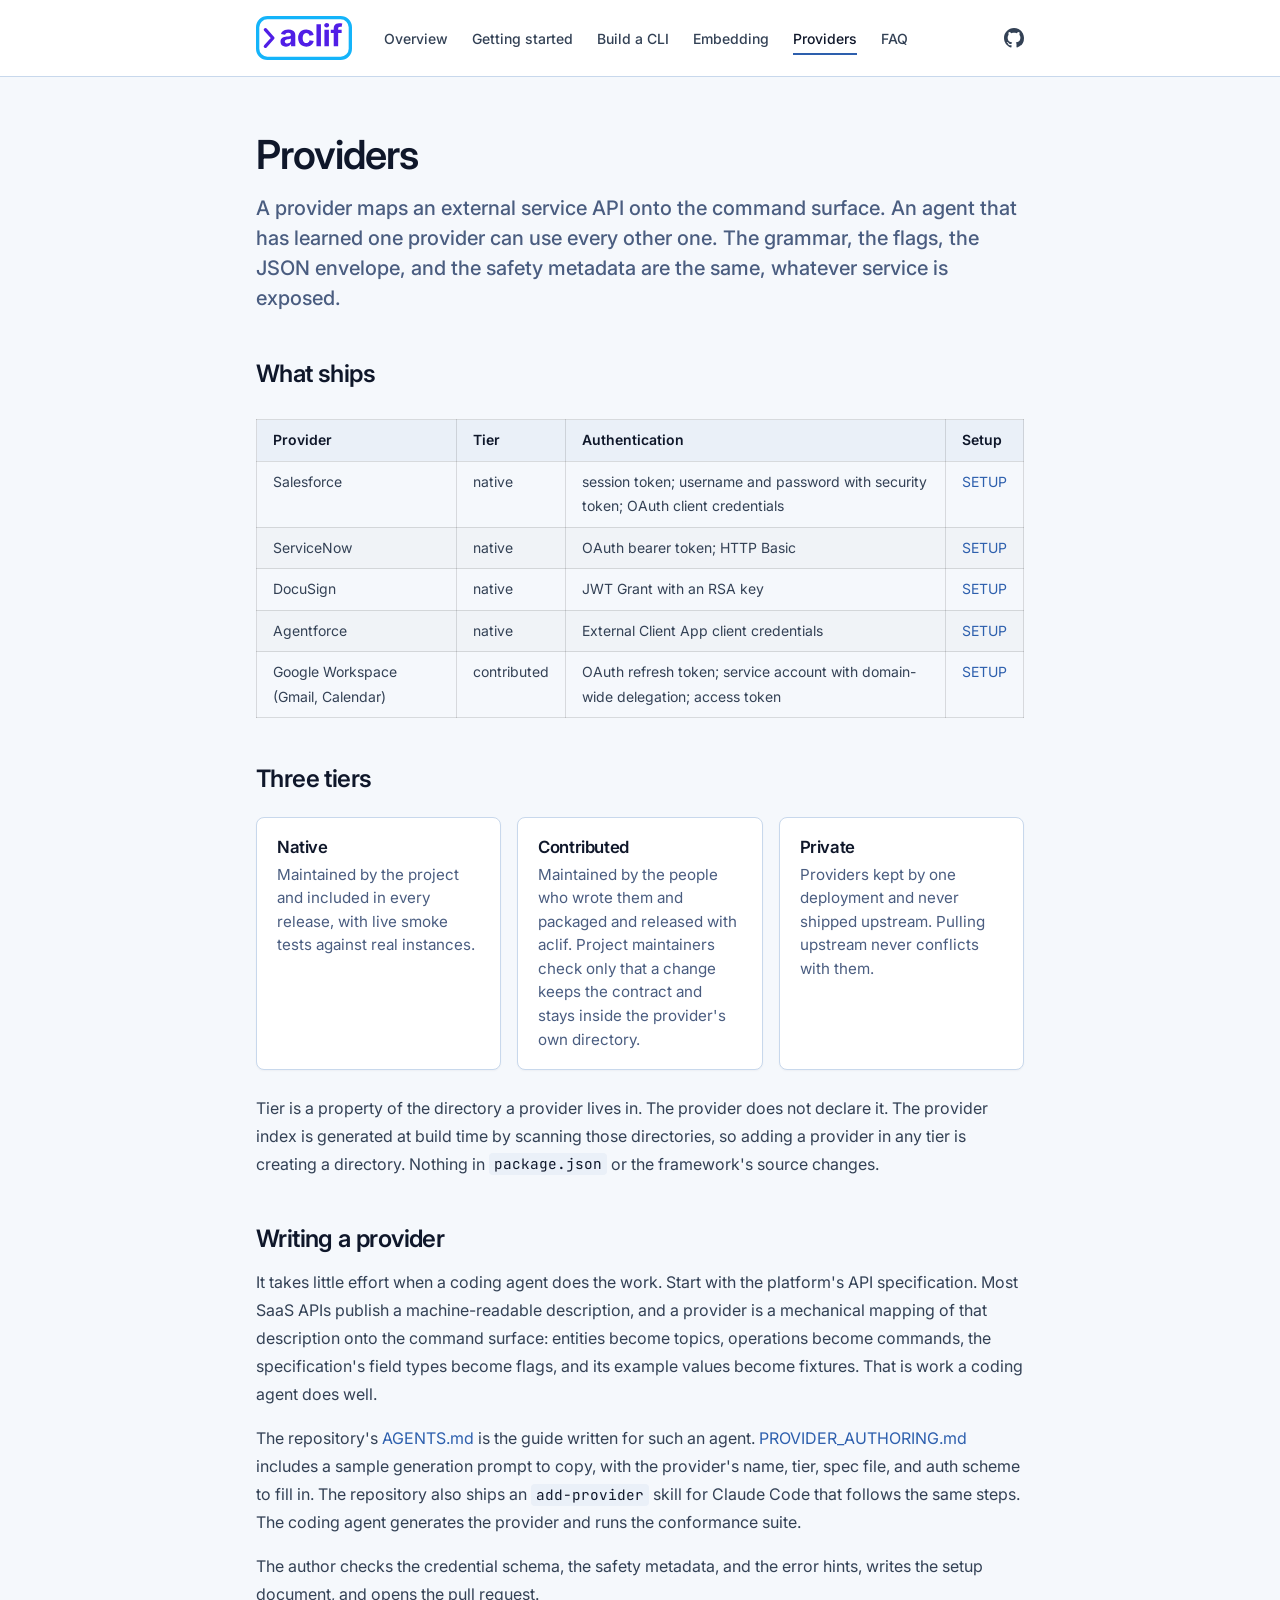
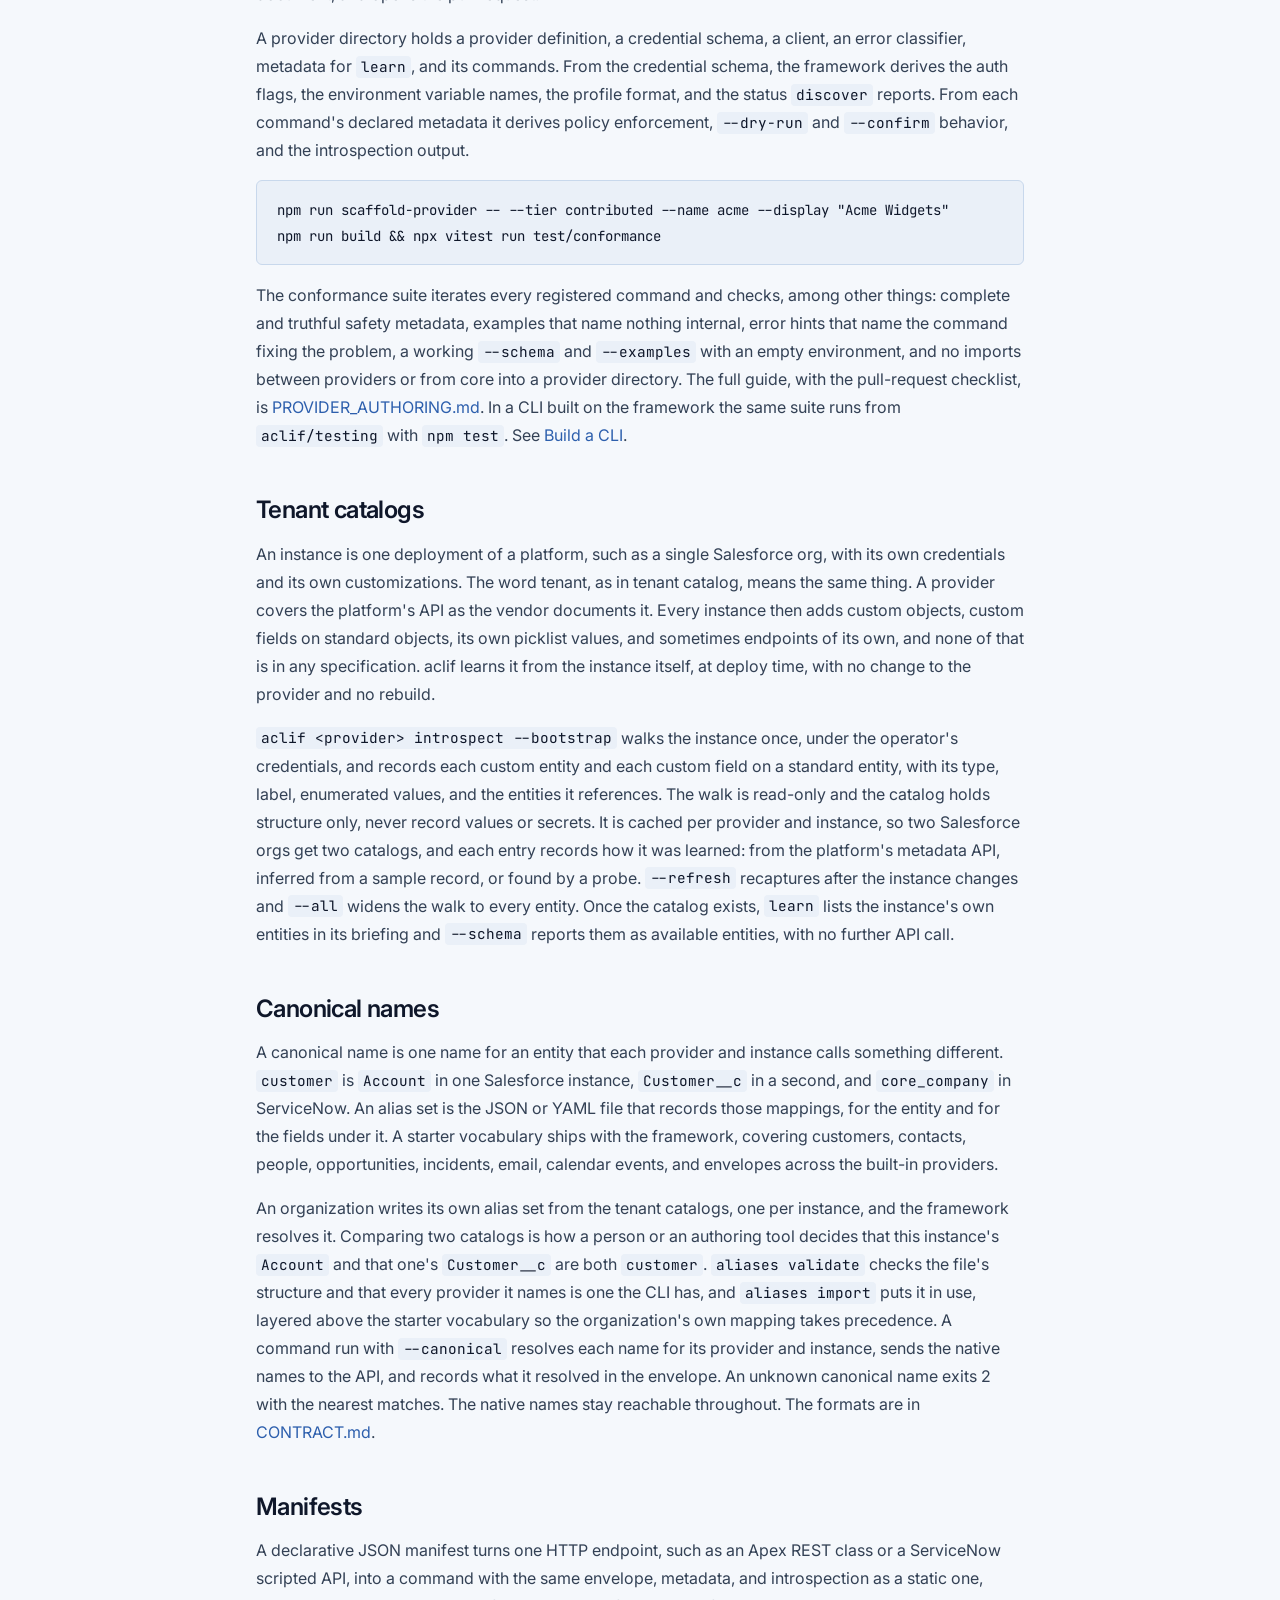
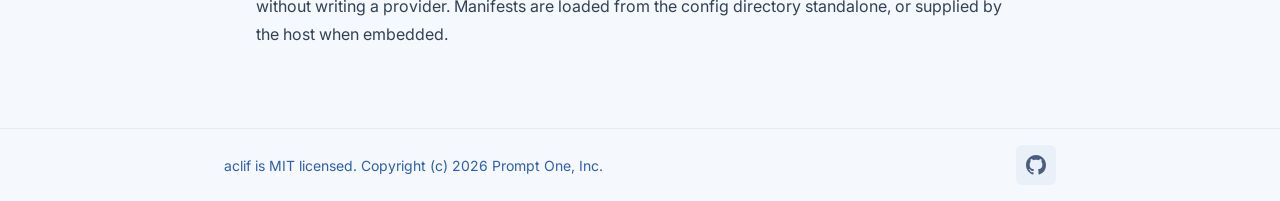
<file: providers.html>
<!doctype html>
<html lang="en">
<head>
<meta charset="utf-8">
<meta name="viewport" content="width=device-width, initial-scale=1">
<!-- Google tag (gtag.js) -->
<script async src="https://www.googletagmanager.com/gtag/js?id=G-Q2RD0MYB1S"></script>
<script>
  window.dataLayer = window.dataLayer || [];
  function gtag(){dataLayer.push(arguments);}
  gtag('js', new Date());

  gtag('config', 'G-Q2RD0MYB1S');
</script>
<title>Providers | aclif</title>
<meta name="description" content="The providers aclif ships, the three provider tiers, and how a new provider is written from a platform's API specification.">
<link rel="preconnect" href="https://fonts.googleapis.com">
<link rel="preconnect" href="https://fonts.gstatic.com" crossorigin>
<link rel="stylesheet" href="https://fonts.googleapis.com/css2?family=Inter:wght@400;500;600;700&family=JetBrains+Mono:wght@400;500&display=swap">
<link rel="stylesheet" href="styles.css">
</head>
<body>
<header class="site">
  <div class="inner">
    <a class="brand" href="./"><img src="img/aclif-logo.svg" alt="aclif" width="96" height="44"></a>
    <nav>
      <a href="./">Overview</a>
      <a href="getting-started.html">Getting started</a>
      <a href="build-a-cli.html">Build a CLI</a>
      <a href="embedding.html">Embedding</a>
      <a href="providers.html" aria-current="page">Providers</a>
      <a href="faq.html">FAQ</a>
      <a class="gh" href="https://github.com/agent-cli-framework/aclif" aria-label="aclif on GitHub" title="GitHub"><svg viewBox="0 0 16 16" width="20" height="20" aria-hidden="true"><path fill="currentColor" d="M8 0C3.58 0 0 3.58 0 8c0 3.54 2.29 6.53 5.47 7.59.4.07.55-.17.55-.38 0-.19-.01-.82-.01-1.49-2.01.37-2.53-.49-2.69-.94-.09-.23-.48-.94-.82-1.13-.28-.15-.68-.52-.01-.53.63-.01 1.08.58 1.23.82.72 1.21 1.87.87 2.33.66.07-.52.28-.87.51-1.07-1.78-.2-3.64-.89-3.64-3.95 0-.87.31-1.59.82-2.15-.08-.2-.36-1.02.08-2.12 0 0 .67-.21 2.2.82.64-.18 1.32-.27 2-.27.68 0 1.36.09 2 .27 1.53-1.04 2.2-.82 2.2-.82.44 1.1.16 1.92.08 2.12.51.56.82 1.27.82 2.15 0 3.07-1.87 3.75-3.65 3.95.29.25.54.73.54 1.48 0 1.07-.01 1.93-.01 2.2 0 .21.15.46.55.38A8.01 8.01 0 0 0 16 8c0-4.42-3.58-8-8-8z"/></svg></a>
    </nav>
  </div>
</header>

<main>
<h1>Providers</h1>
<p class="lede">A provider maps an external service API onto
the command surface. An agent that has learned one provider
can use every other one. The grammar, the flags, the JSON
envelope, and the safety metadata are the same, whatever
service is exposed.</p>

<h2>What ships</h2>

<div class="table-wrap">
<table>
<thead><tr><th>Provider</th><th>Tier</th><th>Authentication</th><th>Setup</th></tr></thead>
<tbody>
<tr><td>Salesforce</td><td>native</td><td>session token;
username and password with security token; OAuth client
credentials</td><td><a href="https://github.com/agent-cli-framework/aclif/blob/main/docs/providers/native/salesforce/SETUP.md">SETUP</a></td></tr>
<tr><td>ServiceNow</td><td>native</td><td>OAuth bearer
token; HTTP Basic</td><td><a href="https://github.com/agent-cli-framework/aclif/blob/main/docs/providers/native/servicenow/SETUP.md">SETUP</a></td></tr>
<tr><td>DocuSign</td><td>native</td><td>JWT Grant with an
RSA key</td><td><a href="https://github.com/agent-cli-framework/aclif/blob/main/docs/providers/native/docusign/SETUP.md">SETUP</a></td></tr>
<tr><td>Agentforce</td><td>native</td><td>External Client
App client credentials</td><td><a href="https://github.com/agent-cli-framework/aclif/blob/main/docs/providers/native/agentforce/SETUP.md">SETUP</a></td></tr>
<tr><td>Google Workspace (Gmail, Calendar)</td><td>contributed</td><td>OAuth
refresh token; service account with domain-wide delegation;
access token</td><td><a href="https://github.com/agent-cli-framework/aclif/blob/main/docs/providers/contributed/google/SETUP.md">SETUP</a></td></tr>
</tbody>
</table>
</div>

<h2>Three tiers</h2>

<div class="cards">
  <div class="card">
    <h3>Native</h3>
    <p>Maintained by the project and included in every
    release, with live smoke tests against real instances.</p>
  </div>
  <div class="card">
    <h3>Contributed</h3>
    <p>Maintained by the people who wrote them and packaged
    and released with aclif. Project maintainers check only
    that a change keeps the contract and stays inside the
    provider's own directory.</p>
  </div>
  <div class="card">
    <h3>Private</h3>
    <p>Providers kept by one deployment and never shipped
    upstream. Pulling upstream never conflicts with them.</p>
  </div>
</div>

<p>Tier is a property of the directory a provider lives in.
The provider does not declare it. The provider index is
generated at build time by scanning those directories, so
adding a provider in any tier is creating a directory.
Nothing in <code>package.json</code> or the framework's
source changes.</p>

<h2>Writing a provider</h2>

<p>It takes little effort when a coding agent does the work.
Start with the platform's API specification. Most SaaS APIs
publish a machine-readable description, and a provider is a
mechanical mapping of that description onto the command
surface: entities become topics, operations become commands,
the specification's field types become flags, and its
example values become fixtures. That is work a coding agent
does well.</p>

<p>The repository's
<a href="https://github.com/agent-cli-framework/aclif/blob/main/AGENTS.md">AGENTS.md</a>
is the guide written for such an agent.
<a href="https://github.com/agent-cli-framework/aclif/blob/main/docs/PROVIDER_AUTHORING.md">PROVIDER_AUTHORING.md</a>
includes a sample generation prompt to copy, with the
provider's name, tier, spec file, and auth scheme to fill
in. The repository also ships an <code>add-provider</code>
skill for Claude Code that follows the same steps. The
coding agent generates the provider and runs the conformance
suite.</p>

<p>The author checks the credential schema, the safety
metadata, and the error hints, writes the setup document,
and opens the pull request.</p>

<p>A provider directory holds a provider definition, a
credential schema, a client, an error classifier, metadata
for <code>learn</code>, and its commands. From the
credential schema, the framework derives the auth flags, the
environment variable names, the profile format, and the
status <code>discover</code> reports. From each command's
declared metadata it derives policy enforcement,
<code>--dry-run</code> and <code>--confirm</code> behavior,
and the introspection output.</p>

<pre><code>npm run scaffold-provider -- --tier contributed --name acme --display "Acme Widgets"
npm run build &amp;&amp; npx vitest run test/conformance</code></pre>

<p>The conformance suite iterates every registered command
and checks, among other things: complete and truthful safety
metadata, examples that name nothing internal, error hints
that name the command fixing the problem, a working
<code>--schema</code> and <code>--examples</code> with an
empty environment, and no imports between providers or from
core into a provider directory. The full guide, with the
pull-request checklist, is
<a href="https://github.com/agent-cli-framework/aclif/blob/main/docs/PROVIDER_AUTHORING.md">PROVIDER_AUTHORING.md</a>.
In a CLI built on the framework the same suite runs from
<code>aclif/testing</code> with <code>npm test</code>. See
<a href="build-a-cli.html">Build a CLI</a>.</p>

<h2>Tenant catalogs</h2>

<p>An instance is one deployment of a platform, such as a
single Salesforce org, with its own credentials and its own
customizations. The word tenant, as in tenant catalog, means
the same thing. A provider covers the platform's API as the
vendor documents it. Every instance then adds custom
objects, custom fields on standard objects, its own picklist
values, and sometimes endpoints of its own, and none of that
is in any specification. aclif learns it from the instance
itself, at deploy time, with no change to the provider and
no rebuild.</p>

<p><code>aclif &lt;provider&gt; introspect --bootstrap</code>
walks the instance once, under the operator's credentials,
and records each custom entity and each custom field on a
standard entity, with its type, label, enumerated values,
and the entities it references. The walk is read-only and
the catalog holds structure only, never record values or
secrets. It is cached per provider and instance, so two
Salesforce orgs get two catalogs, and each entry records how
it was learned: from the platform's metadata API, inferred
from a sample record, or found by a probe.
<code>--refresh</code> recaptures after the instance changes
and <code>--all</code> widens the walk to every entity. Once
the catalog exists, <code>learn</code> lists the instance's
own entities in its briefing and <code>--schema</code>
reports them as available entities, with no further API
call.</p>

<h2>Canonical names</h2>

<p>A canonical name is one name for an entity that each
provider and instance calls something different.
<code>customer</code> is <code>Account</code> in one
Salesforce instance, <code>Customer__c</code> in a second,
and <code>core_company</code> in ServiceNow. An alias set is
the JSON or YAML file that records those mappings, for the
entity and for the fields under it. A starter vocabulary
ships with the framework, covering customers, contacts,
people, opportunities, incidents, email, calendar events,
and envelopes across the built-in providers.</p>

<p>An organization writes its own alias set from the tenant
catalogs, one per instance, and the framework resolves it.
Comparing two catalogs is how a person or an authoring tool
decides that this instance's <code>Account</code> and that
one's <code>Customer__c</code> are both
<code>customer</code>. <code>aliases validate</code> checks
the file's structure and that every provider it names is one
the CLI has, and <code>aliases import</code> puts it in use,
layered above the starter vocabulary so the organization's
own mapping takes precedence. A command run with
<code>--canonical</code> resolves each name for its provider
and instance, sends the native names to the API, and records
what it resolved in the envelope. An unknown canonical name
exits 2 with the nearest matches. The native names stay
reachable throughout. The formats are in
<a href="https://github.com/agent-cli-framework/aclif/blob/main/docs/CONTRACT.md">CONTRACT.md</a>.</p>

<h2>Manifests</h2>

<p>A declarative JSON manifest turns one HTTP endpoint, such
as an Apex REST class or a ServiceNow scripted API, into a
command with the same envelope, metadata, and introspection
as a static one, without writing a provider. Manifests are
loaded from the config directory standalone, or supplied by
the host when embedded.</p>
</main>

<footer class="site">
  <div class="inner">
    <span>aclif is MIT licensed. Copyright (c) 2026 Prompt
    One, Inc.</span>
    <a class="gh-button" href="https://github.com/agent-cli-framework/aclif" aria-label="aclif on GitHub" title="github.com/agent-cli-framework/aclif"><svg viewBox="0 0 16 16" width="20" height="20" aria-hidden="true"><path fill="currentColor" d="M8 0C3.58 0 0 3.58 0 8c0 3.54 2.29 6.53 5.47 7.59.4.07.55-.17.55-.38 0-.19-.01-.82-.01-1.49-2.01.37-2.53-.49-2.69-.94-.09-.23-.48-.94-.82-1.13-.28-.15-.68-.52-.01-.53.63-.01 1.08.58 1.23.82.72 1.21 1.87.87 2.33.66.07-.52.28-.87.51-1.07-1.78-.2-3.64-.89-3.64-3.95 0-.87.31-1.59.82-2.15-.08-.2-.36-1.02.08-2.12 0 0 .67-.21 2.2.82.64-.18 1.32-.27 2-.27.68 0 1.36.09 2 .27 1.53-1.04 2.2-.82 2.2-.82.44 1.1.16 1.92.08 2.12.51.56.82 1.27.82 2.15 0 3.07-1.87 3.75-3.65 3.95.29.25.54.73.54 1.48 0 1.07-.01 1.93-.01 2.2 0 .21.15.46.55.38A8.01 8.01 0 0 0 16 8c0-4.42-3.58-8-8-8z"/></svg></a>
  </div>
</footer>
</body>
</html>
</file>
<file: styles.css>
/* Tokens ported from the promptone.ai website theme ("Ocean Vivid"):
   blue-tinted neutrals for surfaces and borders, royal blue for every
   action, flat fills, dense radii. Light only, matching the site. */
:root {
  --bg100: #f5f8fc;   /* page ground */
  --bg200: #ffffff;   /* panels, header */
  --bg300: #eaf0f8;   /* tinted fills, code */
  --bg400: #c8d8ec;   /* borders, dividers */
  --fg100: #0f172a;   /* primary text */
  --fg200: #334155;   /* body text */
  --fg300: #4a5d80;   /* muted */
  --fg400: #2d5fad;   /* emphasized text, footer links */
  --accent100: #2d5fad; /* primary action */
  --accent200: #1e3a7b; /* links, hover */
  --accent300: #8cb4d8; /* highlight */
  --radius-sm: 0.25rem;
  --radius-md: 0.375rem;
  --radius-xl: 0.5rem;
  --shadow-card: 0 1px 2px rgba(15, 23, 42, 0.04);
  --shadow-card-hover: 0 2px 8px rgba(15, 23, 42, 0.08);
  --sans: "Inter", -apple-system, BlinkMacSystemFont, "Segoe UI", Roboto, sans-serif;
  --mono: "JetBrains Mono", "Fira Code", Consolas, monospace;
  --max: 768px;
  color-scheme: light;
}

*, *::before, *::after { box-sizing: border-box; margin: 0; padding: 0; }

html {
  -webkit-font-smoothing: antialiased;
  -moz-osx-font-smoothing: grayscale;
  text-rendering: optimizeLegibility;
  scroll-behavior: smooth;
}

body {
  background: var(--bg100);
  color: var(--fg100);
  font-family: var(--sans);
  font-size: 1rem;
  line-height: 1.5;
  min-height: 100vh;
}

::selection { background: var(--accent100); color: #fff; }
:focus-visible { outline: 2px solid var(--accent100); outline-offset: 2px; }

/* Header: white panel, blue-slate hairline, bold wordmark, medium nav links
   with a 2px royal-blue underline on hover and on the current page. */
header.site {
  position: sticky;
  top: 0;
  z-index: 20;
  background: var(--bg200);
  border-bottom: 1px solid var(--bg400);
}
header.site .inner {
  max-width: var(--max);
  margin: 0 auto;
  padding: 1rem 2rem;
  display: flex;
  flex-wrap: wrap;
  align-items: center;
  justify-content: center;
  gap: 0.5rem 2rem;
}
header.site .brand {
  display: flex;
  align-items: center;
  text-decoration: none;
}
header.site .brand img {
  display: block;
  height: 44px;
  width: auto;
}
/* The text links sit centred between the logo and the GitHub button, which is
   pinned to the right edge; the padding reserves the button's column so the
   centring excludes it. */
header.site nav {
  position: relative;
  flex: 1 1 auto;
  display: flex;
  flex-wrap: wrap;
  justify-content: center;
  gap: 0.4rem 1.5rem;
  padding-right: calc(20px + 2rem + 4rem);
}
header.site nav a {
  position: relative;
  color: var(--fg200);
  font-size: 0.875rem;
  font-weight: 500;
  text-decoration: none;
  padding: 0.25rem 0;
  transition: color 150ms ease;
}
header.site nav a::after {
  content: "";
  position: absolute;
  left: 0; right: 0; bottom: -2px;
  height: 2px;
  background: var(--accent100);
  transform: scaleX(0);
  transform-origin: left;
  transition: transform 150ms ease;
}
header.site nav a:hover,
header.site nav a[aria-current="page"] { color: var(--fg100); }
header.site nav a:hover::after,
header.site nav a[aria-current="page"]::after { transform: scaleX(1); }
header.site nav a.gh { position: absolute; right: 0; top: 50%; transform: translateY(-50%); display: inline-flex; align-items: center; color: var(--fg200); padding: 0; }
header.site nav a.gh::after { display: none; }
header.site nav a.gh:hover { color: var(--accent100); }
header.site nav a.gh svg { display: block; }
header.site nav a.ver {
  position: absolute; right: calc(20px + 1rem); top: 50%; transform: translateY(-50%);
  font-family: var(--mono); font-size: 0.75rem; font-weight: 500;
  color: var(--fg300); background: var(--bg300);
  padding: 0.15rem 0.5rem; border-radius: var(--radius-md);
}
header.site nav a.ver::after { display: none; }
header.site nav a.ver:hover { color: var(--accent100); }

/* Hero: install line and primary actions under the lede */
.hero { margin: 1.5rem 0 2rem; }
.hero pre { margin: 0 0 1rem; }
.hero .actions { display: flex; flex-wrap: wrap; gap: 0.75rem; margin: 0; }
a.button {
  display: inline-flex; align-items: center;
  padding: 0.5rem 1rem; border-radius: var(--radius-md);
  background: var(--accent100); color: #fff;
  font-size: 0.875rem; font-weight: 600; text-decoration: none;
  transition: background 150ms ease;
}
a.button:hover { background: var(--accent200); }
main a.button:hover { text-decoration: none; }
a.button.secondary { background: var(--bg300); color: var(--fg100); }
a.button.secondary:hover { background: var(--bg400); }

/* Try it now: full-width panel between the lede and the Why prose */
.try {
  background: var(--bg200);
  border: 1px solid var(--bg400);
  border-radius: var(--radius-xl);
  box-shadow: var(--shadow-card);
  padding: 1.5rem 1.5rem 1.25rem;
  margin: 2rem 0 0;
}
.try h2 { margin-top: 0; }
.try p { margin: 0.75rem 0; font-size: 0.95rem; color: var(--fg300); }
.try pre { margin: 1rem 0; }
.try .actions { display: flex; flex-wrap: wrap; gap: 0.75rem; margin: 1.25rem 0 0; }

/* Prose: the site's Article shell */
main {
  max-width: var(--max);
  margin: 0 auto;
  padding: 2rem 2rem 4rem;
  color: var(--fg200);
  line-height: 1.75;
}
@media (min-width: 1024px) {
  header.site .inner, main, footer.site .inner { padding-left: 4rem; padding-right: 4rem; }
  :root { --max: 896px; }
}

h1, h2, h3 {
  color: var(--fg100);
  font-weight: 600;
  line-height: 1.1;
  letter-spacing: -0.025em;
}
h1 { font-size: 2.5rem; margin: 1.5rem 0 1rem; }
h2 { font-size: 1.5rem; margin: 3rem 0 1rem; }
h3 { font-size: 1.25rem; margin: 2rem 0 0.5rem; }
p { margin: 1rem 0; }
p.lede {
  font-size: 1.25rem;
  font-weight: 500;
  line-height: 1.5;
  color: var(--fg300);
  margin: 0 0 1.5rem;
}
strong { color: var(--fg100); }

a { color: var(--accent100); text-decoration: none; }
main a:hover { text-decoration: underline; text-underline-offset: 2px; }

ul, ol { margin: 1rem 0; padding-left: 2rem; }
ul { list-style: disc; }
ol { list-style: decimal; }
li { margin: 0.25rem 0; }

/* Code: JetBrains Mono, tinted fill, dense radius */
code, kbd, samp, pre { font-family: var(--mono); }
code {
  font-size: 0.9em;
  background: var(--bg300);
  padding: 0.1em 0.35em;
  border-radius: var(--radius-sm);
  color: var(--fg100);
}
pre {
  background: var(--bg300);
  border: 1px solid var(--bg400);
  border-radius: var(--radius-md);
  padding: 1rem 1.25rem;
  margin: 1rem 0;
  overflow-x: auto;
  line-height: 1.6;
}
pre code {
  background: none;
  padding: 0;
  font-size: 0.875rem;
  color: var(--fg100);
}

/* Tables: bordered cells, tinted header row, faint even-row stripe */
.table-wrap { overflow-x: auto; margin: 2rem 0; }
table {
  border-collapse: collapse;
  border-spacing: 0;
  width: 100%;
  font-size: 0.875rem;
}
th, td {
  border: 1px solid rgba(0, 0, 0, 0.12);
  padding: 0.5rem 1rem;
  text-align: left;
  vertical-align: top;
}
th { background: var(--bg300); color: var(--fg100); font-weight: 600; }
tr:nth-child(even) td { background: rgba(0, 0, 0, 0.02); }

/* Cards: white panels on the blue-white ground, quiet elevation */
.cards {
  display: grid;
  grid-template-columns: repeat(auto-fit, minmax(230px, 1fr));
  gap: 1rem;
  margin: 1.5rem 0;
}
.card {
  background: var(--bg200);
  border: 1px solid var(--bg400);
  border-radius: var(--radius-xl);
  box-shadow: var(--shadow-card);
  padding: 1.25rem 1.25rem 1.1rem;
  transition: box-shadow 150ms ease;
}
.card:hover { box-shadow: var(--shadow-card-hover); }
.card h3 { margin: 0 0 0.4rem; font-size: 1.05rem; }
.card p { margin: 0; color: var(--fg300); font-size: 0.95rem; line-height: 1.55; }

.note {
  margin: 1rem 0;
  padding-left: 1rem;
  border-left: 3px solid var(--accent100);
  color: var(--fg300);
}

/* Footer: faint top rule, small blue-slate text, square GitHub tile as on the site */
footer.site {
  border-top: 1px solid rgba(0, 0, 0, 0.06);
  background: var(--bg100);
  color: var(--fg400);
  font-size: 0.875rem;
}
footer.site .inner {
  max-width: var(--max);
  margin: 0 auto;
  padding: 1rem 2rem;
  display: flex;
  align-items: center;
  justify-content: space-between;
  gap: 1rem;
}
footer.site a.gh-button {
  flex: none;
  display: inline-flex;
  align-items: center;
  justify-content: center;
  width: 40px;
  height: 40px;
  border-radius: var(--radius-md);
  background: var(--bg300);
  color: var(--fg300);
  text-decoration: none;
  transition: background 150ms ease, color 150ms ease;
}
footer.site a.gh-button:hover { background: var(--accent100); color: #fff; }
footer.site a.gh-button svg { display: block; }

/* FAQ: one expandable block per question, numbered, matching the card panels */
details.faq {
  background: var(--bg200);
  border: 1px solid var(--bg400);
  border-radius: var(--radius-xl);
  box-shadow: var(--shadow-card);
  margin: 0.75rem 0;
  transition: box-shadow 150ms ease;
}
details.faq:hover, details.faq[open] { box-shadow: var(--shadow-card-hover); }
details.faq summary {
  display: flex;
  align-items: baseline;
  gap: 0.75rem;
  cursor: pointer;
  list-style: none;
  padding: 0.9rem 1.25rem;
  color: var(--fg100);
  font-weight: 600;
  font-size: 1.05rem;
  line-height: 1.4;
}
details.faq summary::-webkit-details-marker { display: none; }
details.faq summary .num {
  flex: none;
  color: var(--accent100);
  font-family: var(--mono);
  font-size: 0.875rem;
  font-weight: 500;
  min-width: 1.5rem;
}
details.faq summary .q { flex: 1 1 auto; }
details.faq summary::after {
  content: "+";
  flex: none;
  color: var(--fg300);
  font-family: var(--mono);
  font-size: 1.1rem;
  line-height: 1;
  transition: transform 150ms ease;
}
details.faq[open] summary::after { content: "\2212"; }
details.faq .answer {
  padding: 0 1.25rem 0.5rem calc(1.25rem + 1.5rem + 0.75rem);
  border-top: 1px solid var(--bg400);
}
details.faq .answer > :first-child { margin-top: 1rem; }
@media (max-width: 600px) {
  details.faq .answer { padding-left: 1.25rem; }
}
</file>
